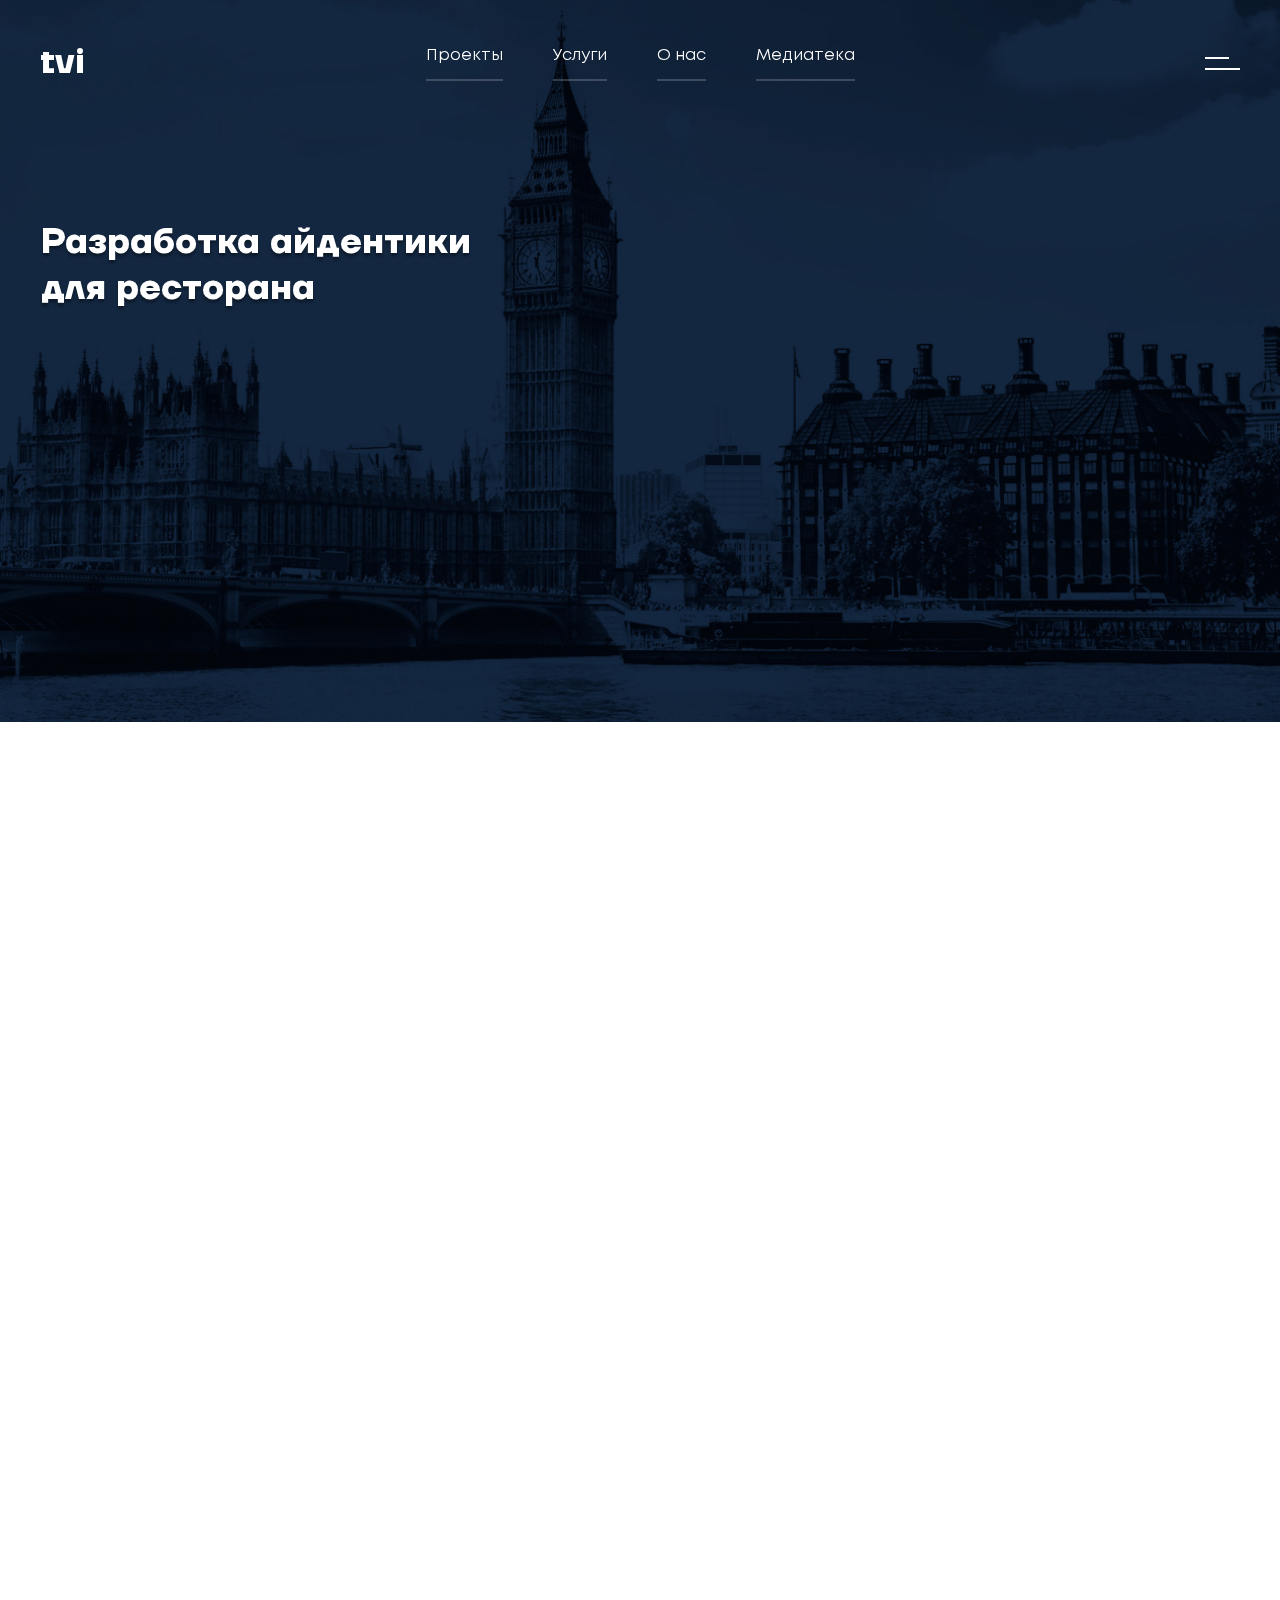
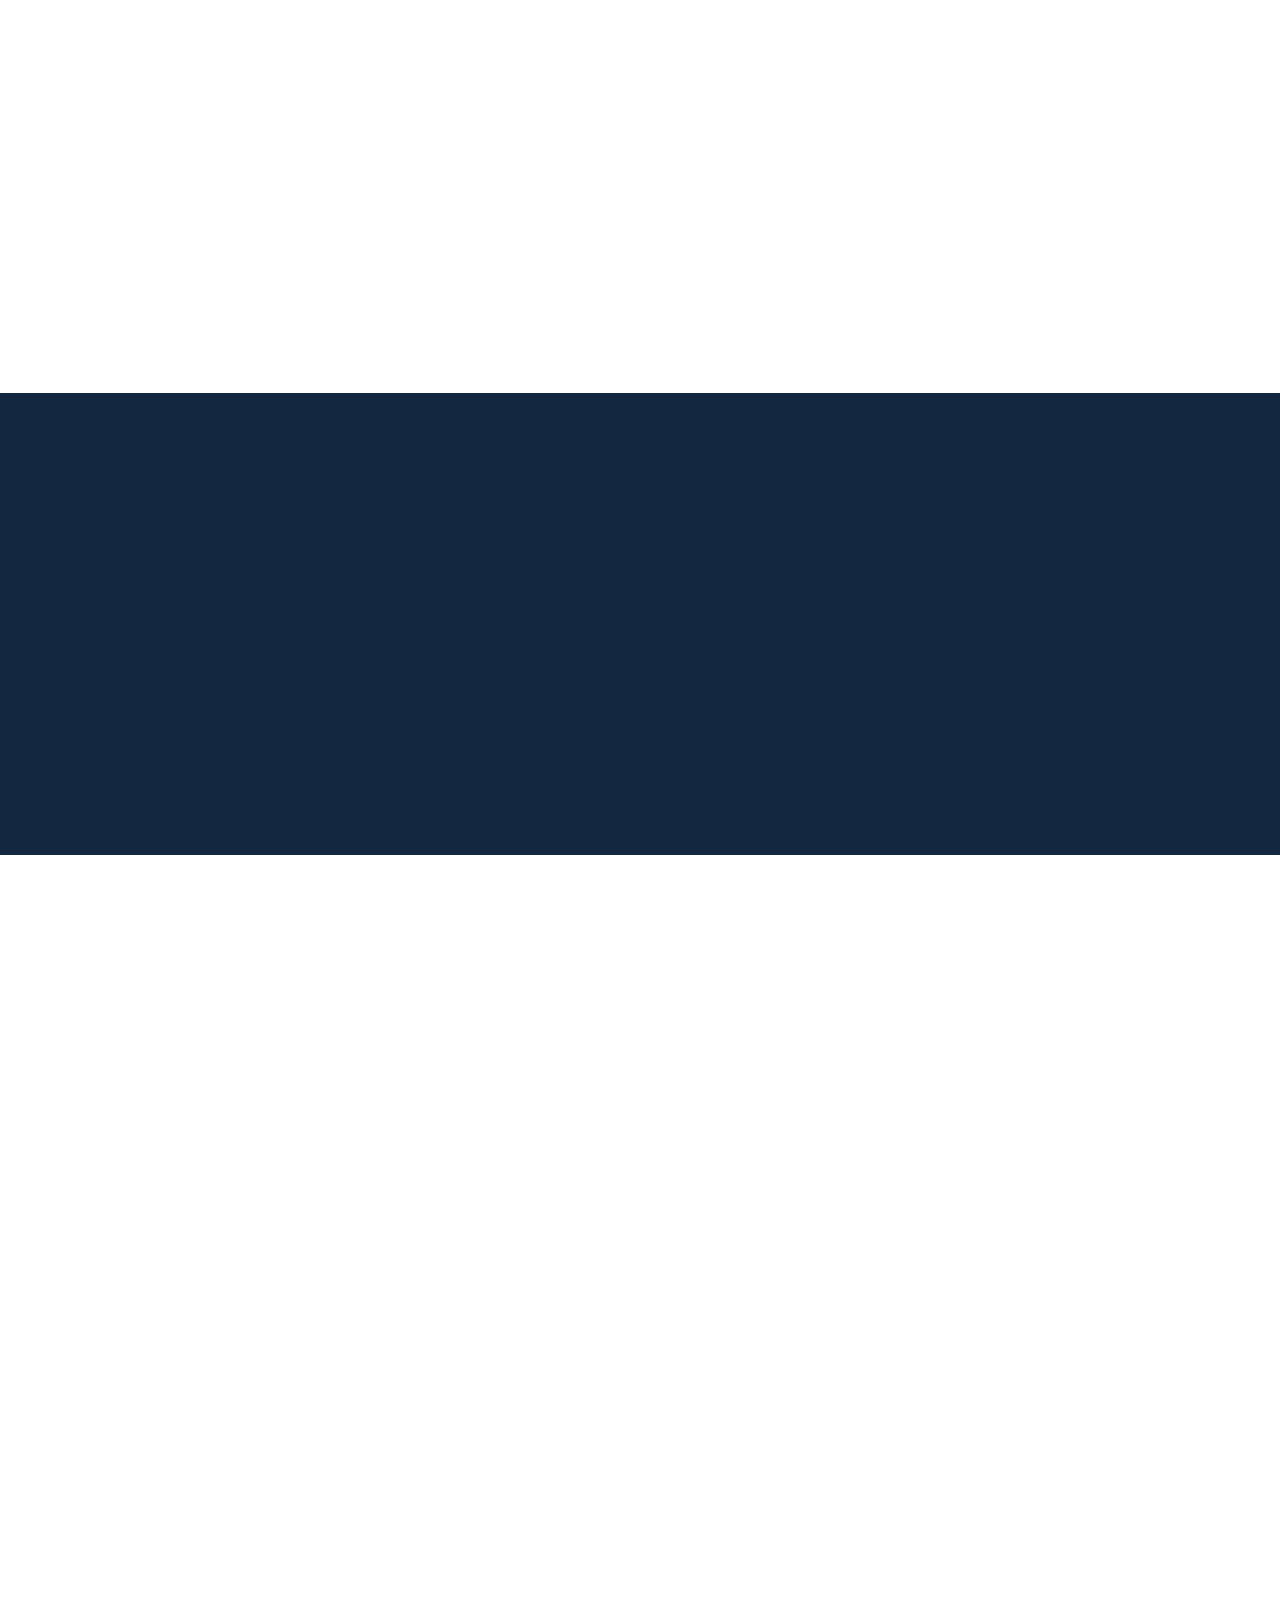
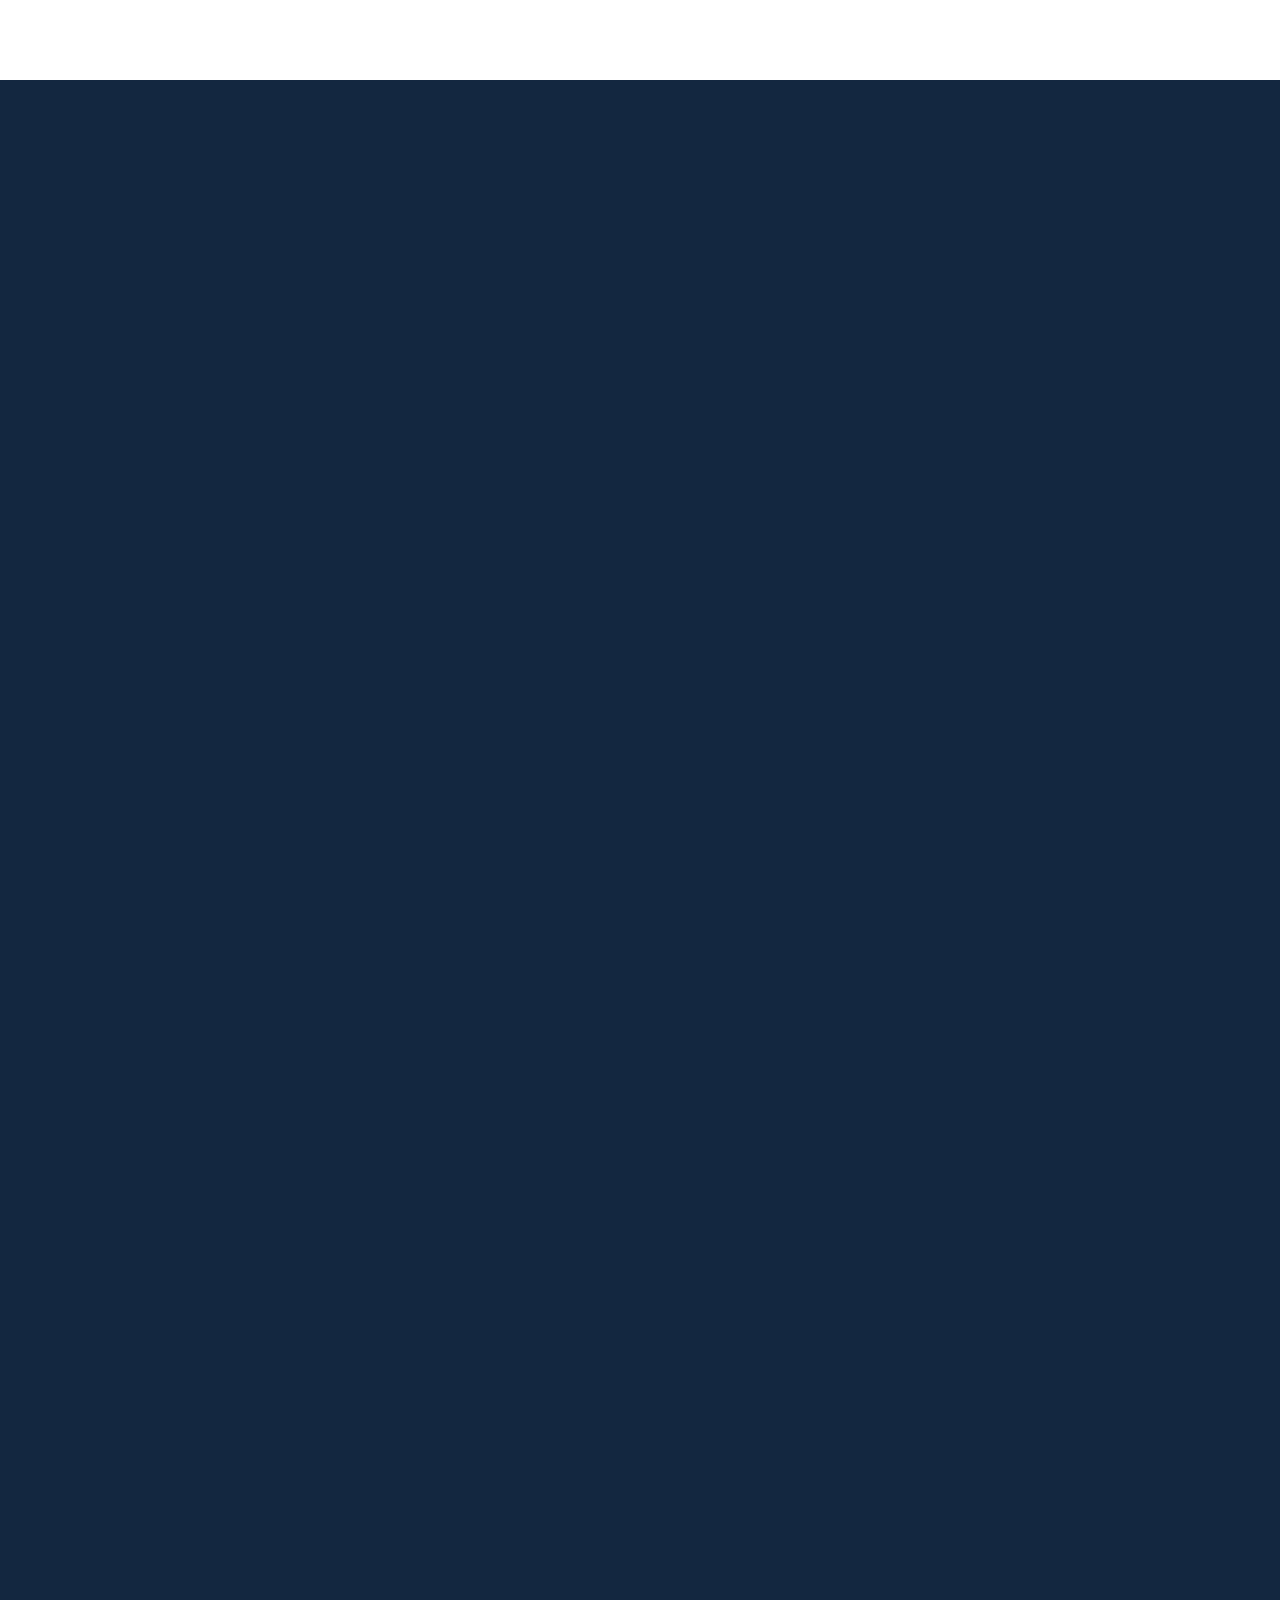
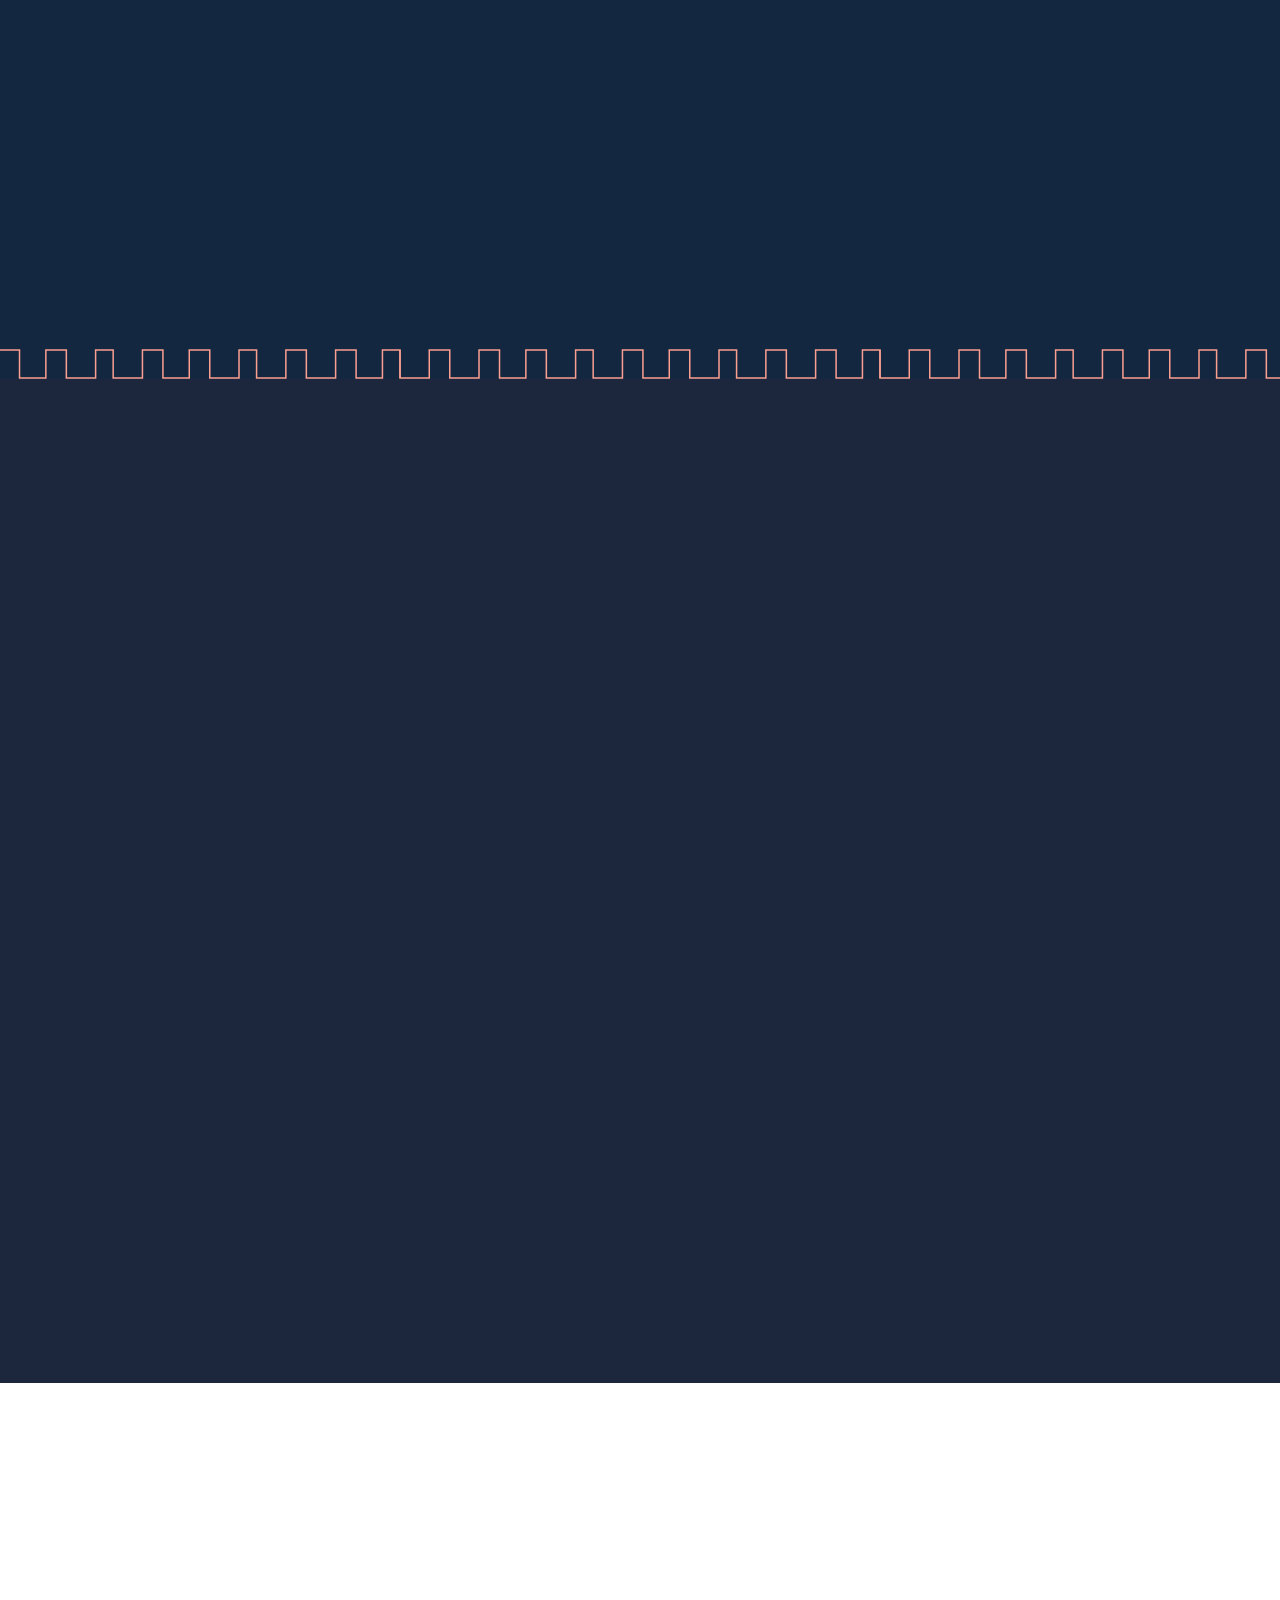
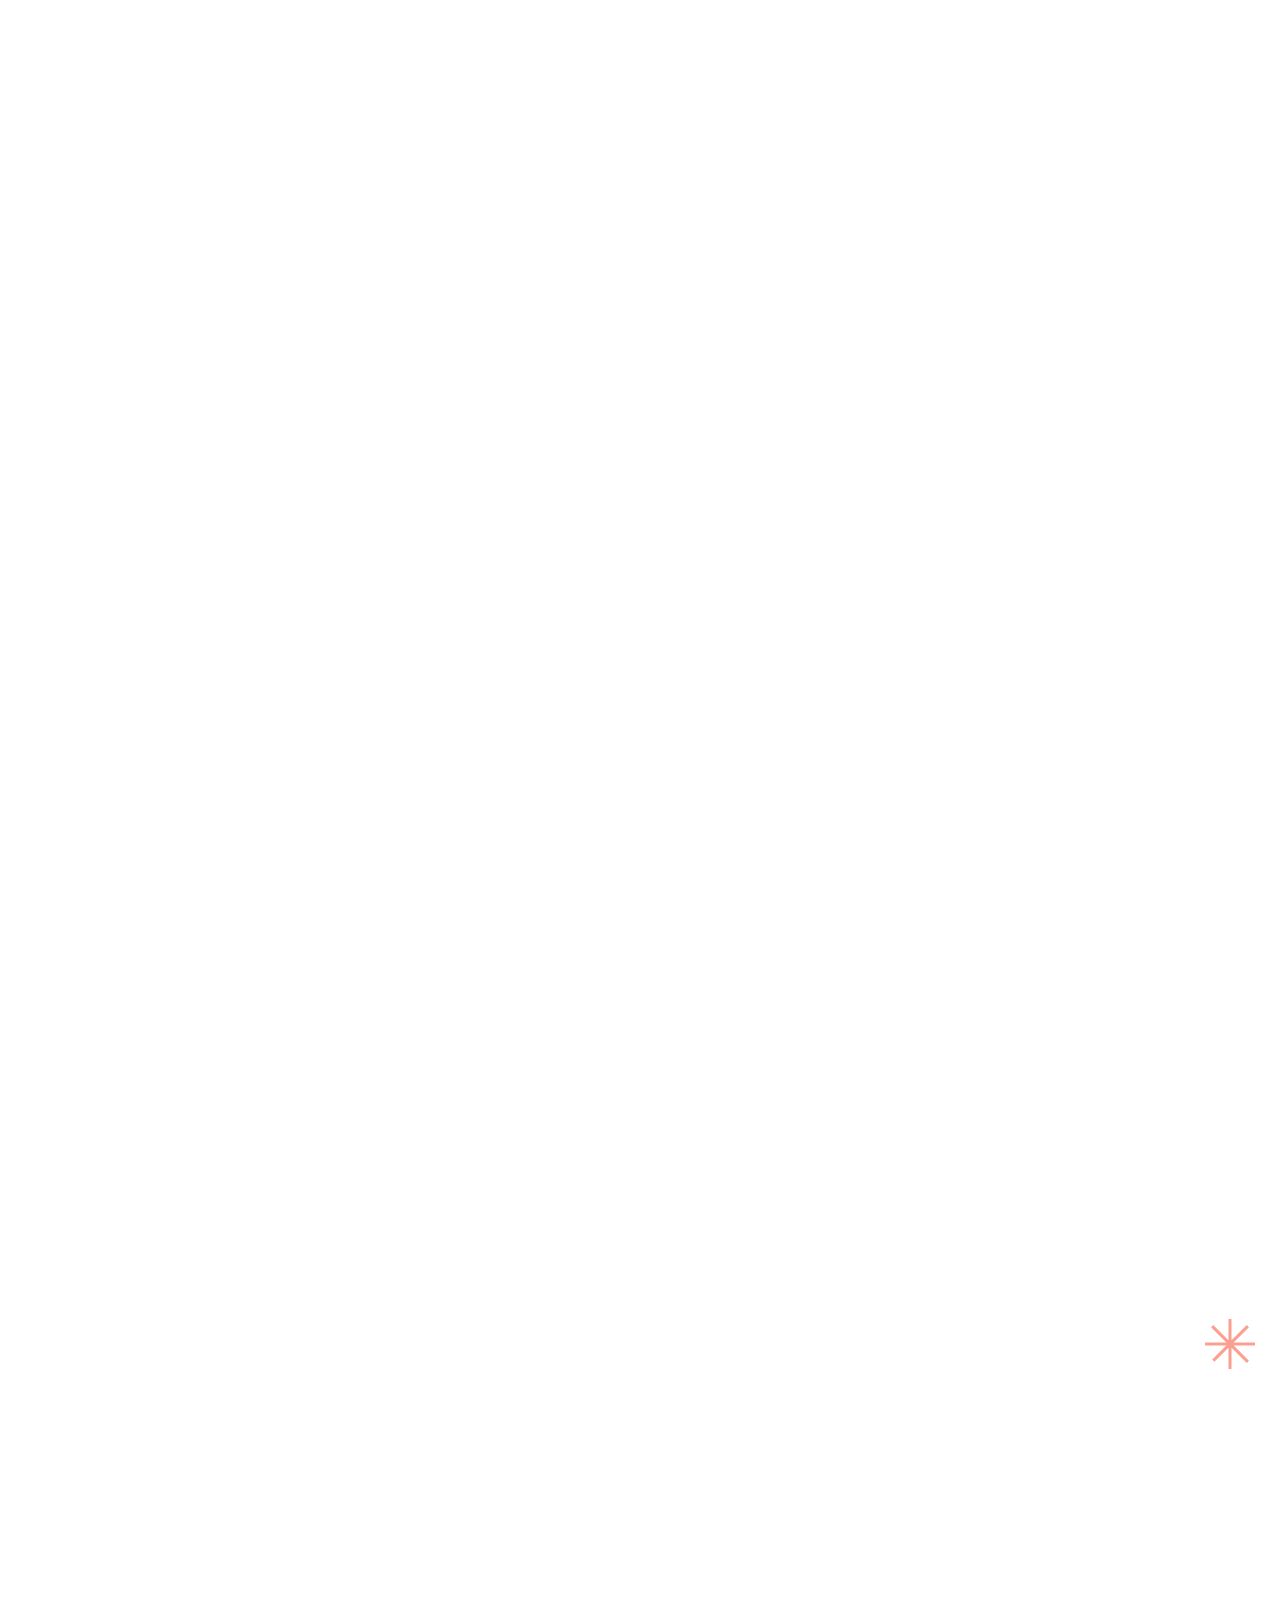
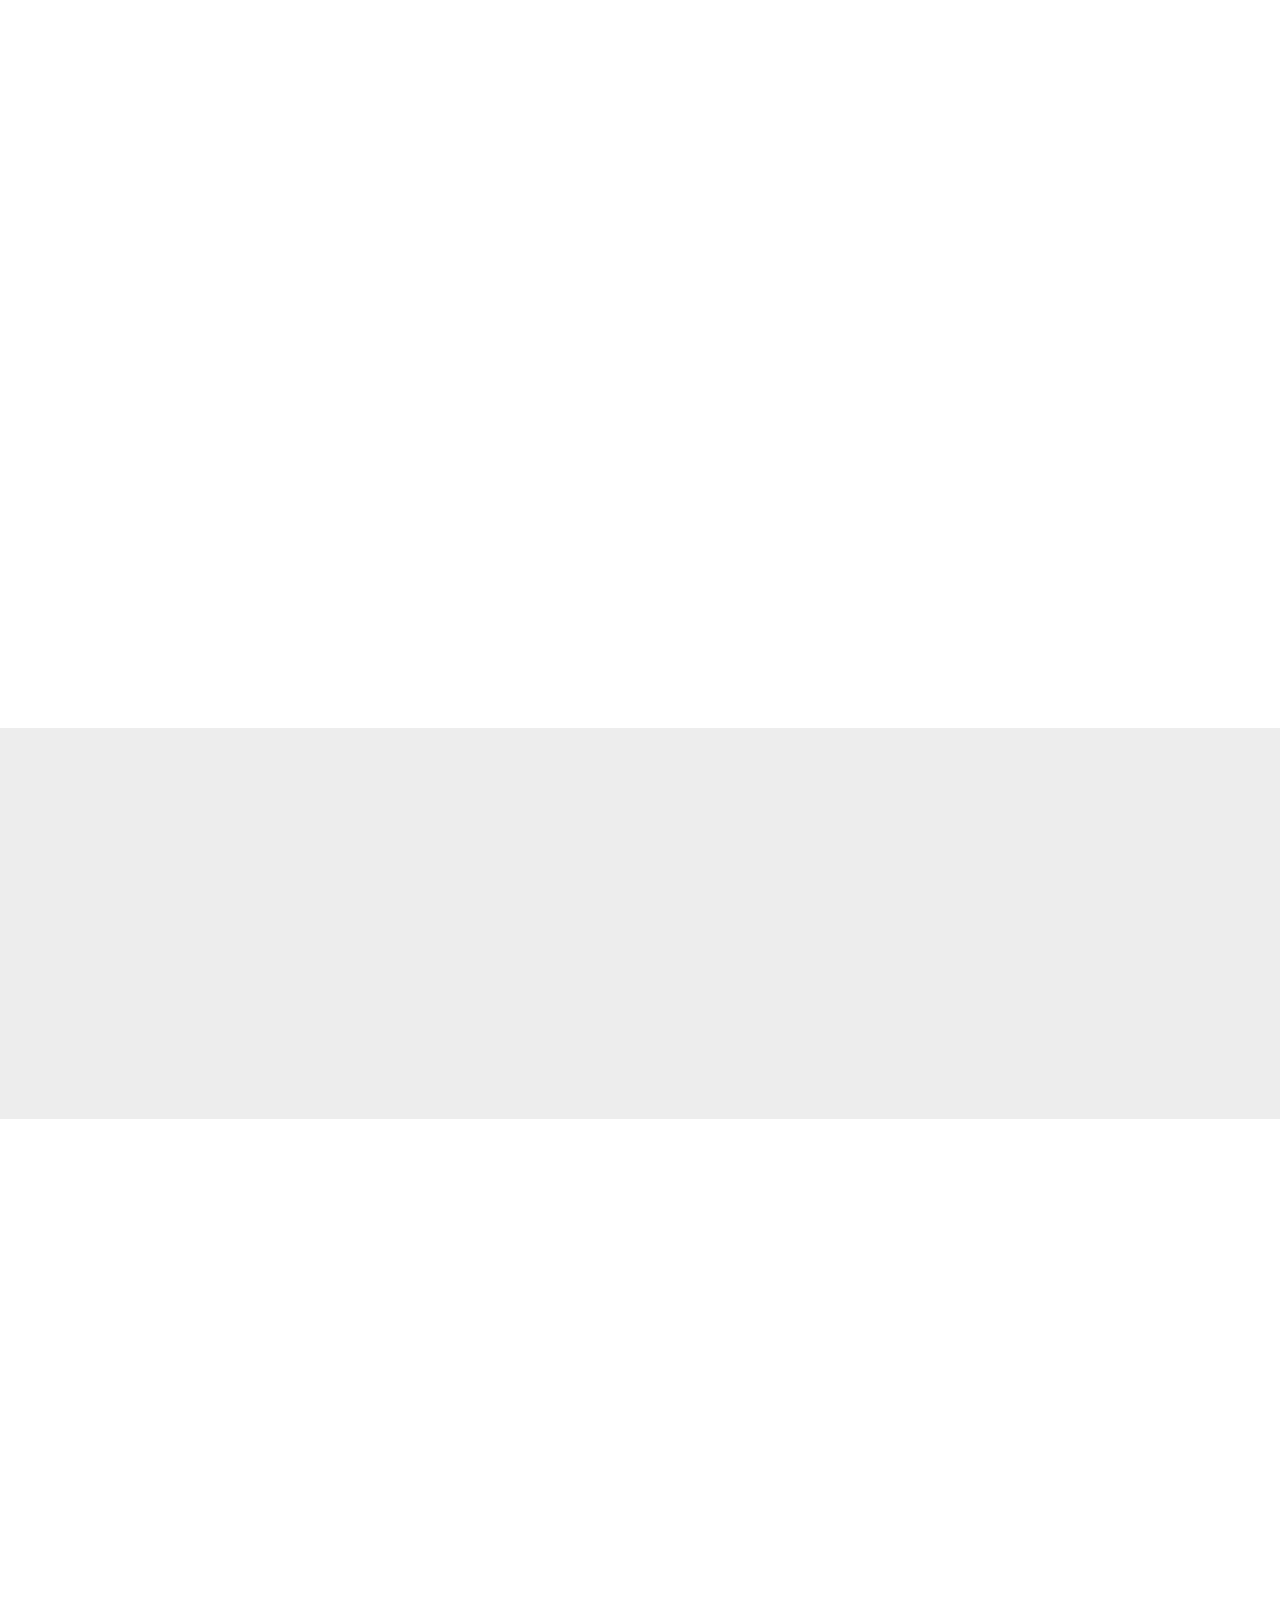
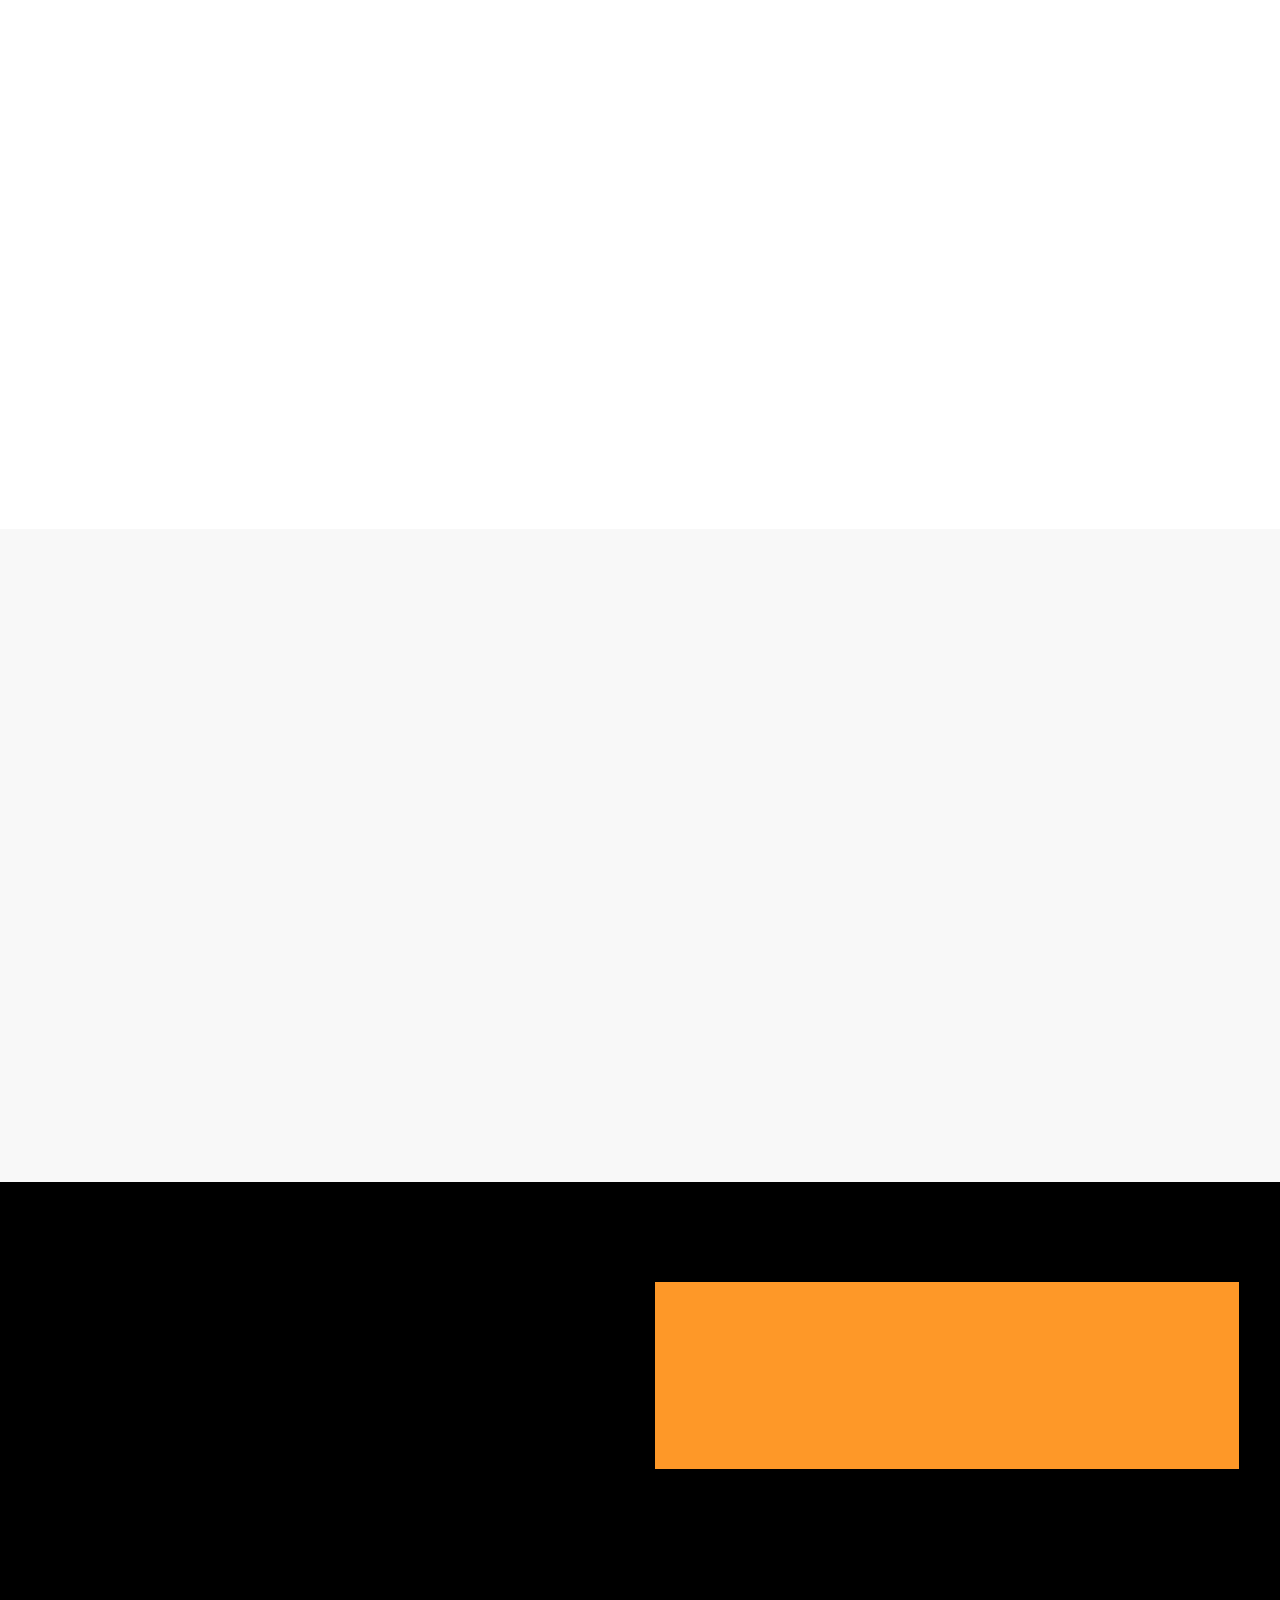
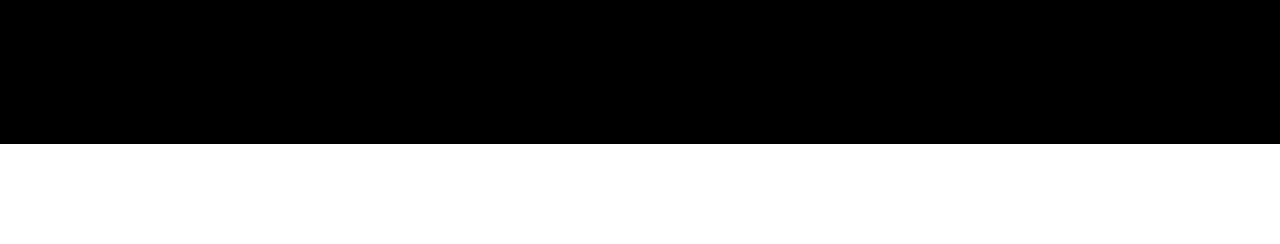
<file: architecture.html>
<!doctype html>
<html lang="ru">

<head>
  <!-- Required meta tags -->
  <meta charset="utf-8">
  <meta http-equiv="x-ua-compatible" content="ie=edge">
  <meta name="viewport" content="width=device-width, initial-scale=1, shrink-to-fit=no">
  <meta name="robots" content="index, follow">
  <!-- MetaTags -->
  <meta name="description" content="Description of the page less than 150 characters">
  <meta name="keywords" content="KeyWords">
  <!-- OG tags -->
  <meta property="og:type" content="website">
  <meta property="og:url" content="https://example.com">
  <meta property="og:title" content="Content Title">
  <meta property="og:image" content="https://www.developmentlogics.com/wp-content/uploads/2017/07/4.jpg">
  <meta property="og:description" content="Description Here">
  <meta property="og:site_name" content="Site Name">
  <meta property="og:locale" content="ru_RU">
  <meta name="twitter:card" content="summary">
  <meta name="twitter:title" content="Site Name">
  <meta name="twitter:description" content="Description Here">
  <meta name="twitter:image" content="https://www.developmentlogics.com/wp-content/uploads/2017/07/4.jpg">
  <!-- Favivon -->
  <link rel="shortcut icon" href="/favicon.ico" type="image/x-icon">
  <link rel="icon" type="image/png" href="https://example.com/favicon.png">
  <!-- Apple Touch Icon -->
  <link rel="apple-touch-icon" href="/custom-icon.png">
  <!-- Styles CSS -->
  <link rel="stylesheet" href="css/libs.css">
  <link rel="stylesheet" href="css/style.css">
  <!-- Fonts and Icons-->
  <title>New Project</title>
</head>

<body>
  <!-- Header -->
  <header class="container-fluid header">
    <div class="container">
      <div class="row">
        <div class="col-xl-2 col-lg-2 col-md-4 col-4" data-aos="fade-up">
          <div class="header__logo">
            <a href="#"> tvi </a>
          </div>
        </div>
        <div class="col-xl-8 col-lg-8 d-lg-block d-none">
          <nav class="header__menu">
            <ul class="header__menu_list">
              <li class="header__menu_item" data-aos="fade-up"><a href="#">Проекты</a></li>
              <li class="header__menu_item" data-aos="fade-up"><a href="#">Услуги</a></li>
              <li class="header__menu_item" data-aos="fade-up"><a href="#">О нас</a></li>
              <li class="header__menu_item" data-aos="fade-up"><a href="#">Медиатека</a></li>
            </ul>
          </nav>
        </div>
        <div class="col-xl-2 col-lg-2 col-md-8 col-8 d-flex align-items-center justify-content-end">
          <div class="header__controls">
            <div class="header__burger" data-aos="fade-up">
              <button class="js-menu-open">
                <div class="hamburger_menu">
                  <div class="hamburger_menu_line hamburger_menu_line_top"></div>
                  <div class="hamburger_menu_line hamburger_menu_line_bottom"></div>
                </div>
              </button>
            </div>
          </div>
        </div>
      </div>
    </div>
  </header>
  <nav class="header__navmenu js-menu">
    <div class="container header__navmenu_block">
      <div class="row">
        <div class="col-lg-6">
          <a href="#" class="header__navmenu_title">Услуги</a>
          <ul class="header__navmenu_list">
            <li><a href="#">Ссылка</a></li>
            <li><a href="#">Ссылка</a></li>
            <li><a href="#">Ссылка</a></li>
          </ul>
        </div>
        <div class="col-lg-6">
          <a href="#" class="header__navmenu_title">О нас</a>
          <ul class="header__navmenu_list">
            <li><a href="#">Ссылка</a></li>
            <li><a href="#">Ссылка</a></li>
            <li><a href="#">Ссылка</a></li>
          </ul>
        </div>
      </div>
    </div>
  </nav>
  <!-- Main -->
  <main class="container-fluid p-0">
    <!-- First Layout -->
    <section class="container-fluid first-layout">
      <div class="container px-0 px-md-3">
        <div class="first-layout__title" data-aos="fade-up" data-aos-delay="250">
          <h1>Разработка айдентики <br> для ресторана</h1>
        </div>
        <div class="first-layout__video">
          <img src="img/images/architecture-first.jpg" alt="">
        </div>
        <!-- <video onloadeddata="this.play();" class="first-layout__video" autoplay muted loop>
          <source src="img/video/header-1.mp4" type="video/mp4"> Your browser does not support HTML5 video. </video> -->
      </div>
    </section>
    <!-- Content -->
    <section class="container-fluid px-0 architecture block-spacing">
      <div class="container architecture__about">
        <div class="row">
          <div class="col-lg-10" data-aos="fade-up">
            <p>Архитектура - ресторанный проект российских предпринимателей. Концепция ресторана это внедрение консруктивизма в процессы создания блюд. Шеф-повар - главная фигура, как человек, которому на кухне подвластно всё.</p>
          </div>
        </div>
        <img src="img/icons/star-2.svg" class="architecture__about_icon architecture__about_1" alt="Иконка" data-aos="fade-up">
        <img src="img/icons/star-3.svg" class="architecture__about_icon architecture__about_2" alt="Иконка" data-aos="fade-up">
        <img src="img/icons/star-3.svg" class="architecture__about_icon architecture__about_3" alt="Иконка" data-aos="fade-up">
        <img src="img/icons/star-2.svg" class="architecture__about_icon architecture__about_4" alt="Иконка" data-aos="fade-up">
        <img src="img/icons/star-3.svg" class="architecture__about_icon architecture__about_5" alt="Иконка" data-aos="fade-up">
        <img src="img/icons/star-1.svg" class="architecture__about_icon architecture__about_6" alt="Иконка" data-aos="fade-up">
      </div>
      <div class="container-fluid px-0 architecture__about_logo" data-aos="fade-up">
        <img src="img/images/archtecture/company-img.jpg" alt="Изображения">
      </div>
      <div class="container-fluid architecture__about_dark-blue">
        <div class="container" data-aos="fade-up">
          <p class="architecture__about_dark-blue_text">Айдентика нового бренда должна была соответсвовать двум главным критериям. Во-первых, дизайн должен быть не подвластен времени, значит не отквечать кратко- срочным трендам. Во-вторых, требовалась прямая графическая связь с неймингом и философией бренда.</p>
        </div>
      </div>
      <div class="container-fluid px-0 architecture__slider architecture__slider-1">
        <!-- Swiper -->
        <div class="swiper-container">
          <div class="swiper-wrapper">
            <div class="swiper-slide" data-aos="fade-up">
              <img src="img/images/archtecture/gallery/1.jpg" alt="Изображения">
            </div>
            <div class="swiper-slide" data-aos="fade-up">
              <img src="img/images/archtecture/gallery/2.jpg" alt="Изображения">
            </div>
            <div class="swiper-slide" data-aos="fade-up">
              <img src="img/images/archtecture/gallery/3.jpg" alt="Изображения">
            </div>
          </div>
        </div>
        <!-- Add Arrows -->
        <div class="architecture__slider_arrow" data-aos="fade-up">
          <div class="architecture__slider_arrow_block">
            <div class="swiper-button-prev"></div>
            <div class="swiper-button-next"></div>
          </div>
        </div>
      </div>
      <div class="container-fluid px-0 architecture__about_dark-blue pb-0">
        <div class="container">
          <div class="row">
            <div class="col-lg-10">
              <p data-aos="fade-up">В поисках решения мы рассматривали множество вариантов, но самым удачным стал и самый легкий варинт.</p>
              <p data-aos="fade-up">В основу концепции легла линия, как метаформа главного инструмента архитектора. Чертежи, генпланы, границы территорий - всё начинается с линии. История нового бренда не исключение.</p>
              <img src="img/icons/circle.svg" class="architecture__about_icon architecture__about_dark-blue_1" alt="Иконка" data-aos="fade-up">
            </div>
            <div class="col-lg-12 my-5">
              <img src="img/images/archtecture/about-1.jpg" class="architecture__about_dark-blue_img" alt="Изображения" data-aos="fade-up">
              <img src="img/icons/circle.svg" class="architecture__about_icon architecture__about_dark-blue_2" alt="Иконка" data-aos="fade-up">
            </div>
          </div>
        </div>
        <div class="container-fluid px-0 position-relative architecture__about_dark-blue_bottom">
          <img src="img/icons/circle.svg" class="architecture__about_icon architecture__about_dark-blue_3" alt="Иконка" data-aos="fade-up">
          <img src="img/images/archtecture/line-left.svg" class="architecture__about_icon architecture__about_dark-blue_left" alt="Иконка" data-aos="fade-up">
          <img src="img/images/archtecture/line-right.svg" class="architecture__about_icon architecture__about_dark-blue_right" alt="Иконка" data-aos="fade-up">
          <div class="container architecture__about_dark-blue_padding">
            <div class="row">
              <div class="col-lg-8 offset-lg-2" data-aos="fade-up">
                <p>Определяющим фактором при выборе концепции стали иллюстрации, отражающие в своей простоте всю логику проекта и будущую креативную платформу бренда</p>
              </div>
            </div>
          </div>
        </div>
        <div class="container-fluid px-0 architecture__about_dark-blue_darker">
          <div class="container" data-aos="fade-up">
            <img src="img/images/archtecture/about-2.jpg" alt="Изображения">
          </div>
        </div>
      </div>
      <div class="container-fluid px-0 architecture__slider architecture__slider-2">
        <!-- Swiper -->
        <div class="swiper-container">
          <div class="swiper-wrapper">
            <div class="swiper-slide" data-aos="fade-up">
              <img src="img/images/archtecture/gallery/4.jpg" alt="Изображения">
            </div>
            <div class="swiper-slide" data-aos="fade-up">
              <img src="img/images/archtecture/gallery/5.jpg" alt="Изображения">
            </div>
            <div class="swiper-slide" data-aos="fade-up">
              <img src="img/images/archtecture/gallery/6.jpg" alt="Изображения">
            </div>
          </div>
        </div>
        <!-- Add Arrows -->
        <div class="architecture__slider_arrow" data-aos="fade-up">
          <div class="architecture__slider_arrow_block">
            <div class="swiper-button-prev"></div>
            <div class="swiper-button-next"></div>
          </div>
        </div>
      </div>
      <div class="container block-spacing">
        <div class="row">
          <div class="col-12 mb-0 mb-md-5 pb-5">
            <p class="architecture__about_dark-blue_text-2" data-aos="fade-up">Особенность визуальной коммуникации “Архитектуры” в том, что она должна работать на самых разных носителях.</p>
            <img src="img/icons/star-2.svg" class="architecture__about_icon architecture__about-last_1" alt="Иконка" data-aos="fade-up">
            <img src="img/icons/star-3.svg" class="architecture__about_icon architecture__about-last_2" alt="Иконка" data-aos="fade-up">
            <img src="img/icons/star-3.svg" class="architecture__about_icon architecture__about-last_3" alt="Иконка" data-aos="fade-up">
          </div>
          <div class="col-lg-10 mt-5 mb-5">
            <p data-aos="fade-up">Сегмент HoReCa являюестя одним из самых насыщенных сегментов точками контактов с потенциальным пользователем.</p>
            <p data-aos="fade-up">Поэтому мы, с создания самой первой линии старались придерживаться максимально простых образов и элементов, из которых будущая маркеитинговая команда клиента сможет легко создавать новые макеты на любой случай.</p>
            <img src="img/icons/star-2.svg" class="architecture__about_icon architecture__about-last_4" alt="Иконка" data-aos="fade-up">
            <img src="img/icons/star-3.svg" class="architecture__about_icon architecture__about-last_5" alt="Иконка" data-aos="fade-up">
            <img src="img/icons/star-3.svg" class="architecture__about_icon architecture__about-last_6" alt="Иконка" data-aos="fade-up">
          </div>
          <div class="col-12">
            <img src="img/icons/star-1.svg" class="architecture__about_icon architecture__about-last_7" alt="Иконка">
          </div>
        </div>
      </div>
      <div class="container-fluid px-0" data-aos="fade-up">
        <img src="img/images/archtecture/about-3.jpg" class="architecture__img" alt="Изображения">
      </div>
      <div class="container-fluid px-0 architecture__about_light-grey">
        <div class="container" data-aos="fade-up">
          <p class="text-center mb-0">Следующим этапом нам предстояло <br> придумать стиль подачи продукта.</p>
        </div>
      </div>
      <div class="container-fluid px-0" data-aos="fade-up">
        <img src="img/images/archtecture/about-last.jpg" class="architecture__img" alt="Изображения">
      </div>
    </section>
    <!-- Other Cases -->
    <section class="container-fluid block-spacing other-cases px-0 bg-grey">
      <div class="container">
        <h2 class="other-cases__title" data-aos="fade-up">Другие кейсы</h2>
        <!-- Swiper -->
        <div class="swiper-container">
          <div class="swiper-wrapper">
            <div class="swiper-slide" data-aos="fade-up">
              <a href="#" class="other-cases__card">
                <div class="other-cases__card_img">
                  <img src="img/slider/others-1.jpg" alt="Изображения">
                </div>
                <h3 class="other-cases__card_title">Пивоваренный завод “Хадыженское”</h3>
                <p class="other-cases__card_content">Какой-то текст про кейс, но более мелким шрифтом</p>
              </a>
            </div>
            <div class="swiper-slide" data-aos="fade-up">
              <a href="#" class="other-cases__card">
                <div class="other-cases__card_img">
                  <img src="img/slider/others-2.jpg" alt="Изображения">
                </div>
                <h3 class="other-cases__card_title">Пивоваренный завод “Хадыженское”</h3>
                <p class="other-cases__card_content">Какой-то текст про кейс, но более мелким шрифтом</p>
              </a>
            </div>
            <div class="swiper-slide" data-aos="fade-up">
              <a href="#" class="other-cases__card">
                <div class="other-cases__card_img">
                  <img src="img/slider/others-3.jpg" alt="Изображения">
                </div>
                <h3 class="other-cases__card_title">Пивоваренный завод “Хадыженское”</h3>
                <p class="other-cases__card_content">Какой-то текст про кейс, но более мелким шрифтом</p>
              </a>
            </div>
            <div class="swiper-slide" data-aos="fade-up">
              <a href="#" class="other-cases__card">
                <div class="other-cases__card_img">
                  <img src="img/slider/others-1.jpg" alt="Изображения">
                </div>
                <h3 class="other-cases__card_title">Пивоваренный завод “Хадыженское”</h3>
                <p class="other-cases__card_content">Какой-то текст про кейс, но более мелким шрифтом</p>
              </a>
            </div>
          </div>
        </div>
      </div>
    </section>
  </main>
  <!-- Footer -->
  <footer class="container-fluid footer footer-dark">
    <div class="container px-0 px-md-3">
      <div class="row">
        <div class="col-xl-6">
          <div class="row">
            <div class="col-xl-4 col-lg-4 col-md-6 col-6 mb-5">
              <div class="footer__links">
                <h3 class="footer__links_title" data-aos="fade-up">О нас</h3>
                <ul class="footer__links_list">
                  <li data-aos="fade-up">
                    <a href="#">Проекты</a>
                  </li>
                  <li data-aos="fade-up">
                    <a href="#">Услуги</a>
                  </li>
                  <li data-aos="fade-up">
                    <a href="#">Агентство</a>
                  </li>
                  <li data-aos="fade-up">
                    <a href="#">Мемлог</a>
                  </li>
                </ul>
              </div>
            </div>
            <div class="col-xl-4 col-lg-4 col-md-6 col-6 mb-5">
              <div class="footer__links">
                <h3 class="footer__links_title" data-aos="fade-up">Контакты</h3>
                <ul class="footer__links_list">
                  <li data-aos="fade-up">
                    <a href="#">info@tvi.agency</a>
                  </li>
                  <li data-aos="fade-up">
                    <a href="#">+7 800 240 40 55</a>
                  </li>
                </ul>
              </div>
            </div>
            <div class="col-xl-4 col-lg-4 col-md-12 mb-2">
              <div class="footer__links footer__social">
                <h3 class="footer__links_title" data-aos="fade-up">Соцсети</h3>
                <ul class="footer__links_list">
                  <li data-aos="fade-up">
                    <a href="#">instagram</a>
                  </li>
                  <li data-aos="fade-up">
                    <a href="#">facebook</a>
                  </li>
                  <li data-aos="fade-up">
                    <a href="#">telegram-канал</a>
                  </li>
                </ul>
              </div>
            </div>
          </div>
        </div>
        <div class="col-xl-6">
          <form class="footer__form" action="#">
            <div class="footer__form_title" data-aos="fade-up"> Подпишись на рассылку </div>
            <div class="footer__form_input" data-aos="fade-up">
              <label for="footer_name">Ваш email</label>
              <input id="footer_name" type="email">
              <button class="" type="submit">
                <img src="img/icons/slider-arrow-white.svg" alt="">
              </button>
            </div>
          </form>
        </div>
        <div class="col-12 d-flex justify-content-center" data-aos="fade-up">
          <p class="footer__copyright">Бандиты! Посещая наш сайт, вы даете согласие на обработку персональных данных и соглашаетесь с политикой конфиденциальности</p>
        </div>
      </div>
    </div>
  </footer>
  <!-- Scripts -->
  <script src="js/libs.min.js"></script>
  <script src="js/main.js"></script>
</body>

</html>
</file>
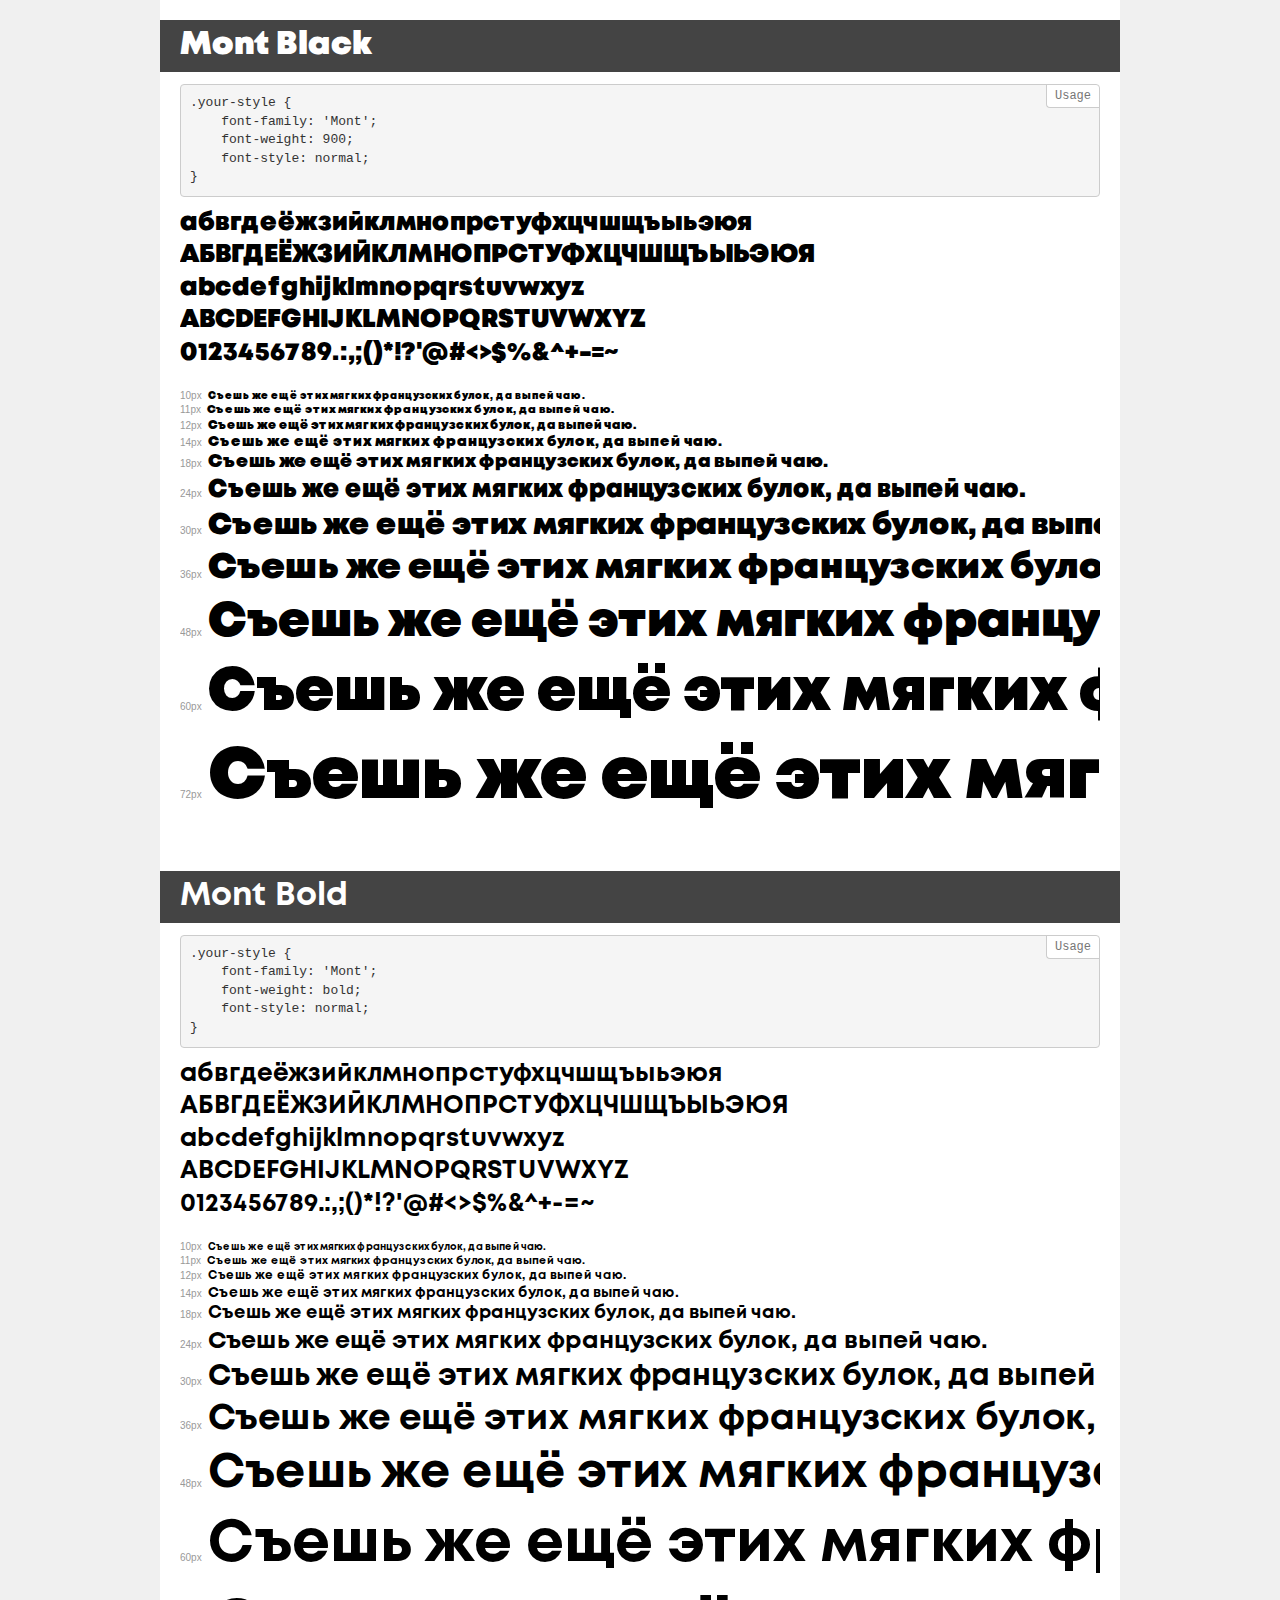
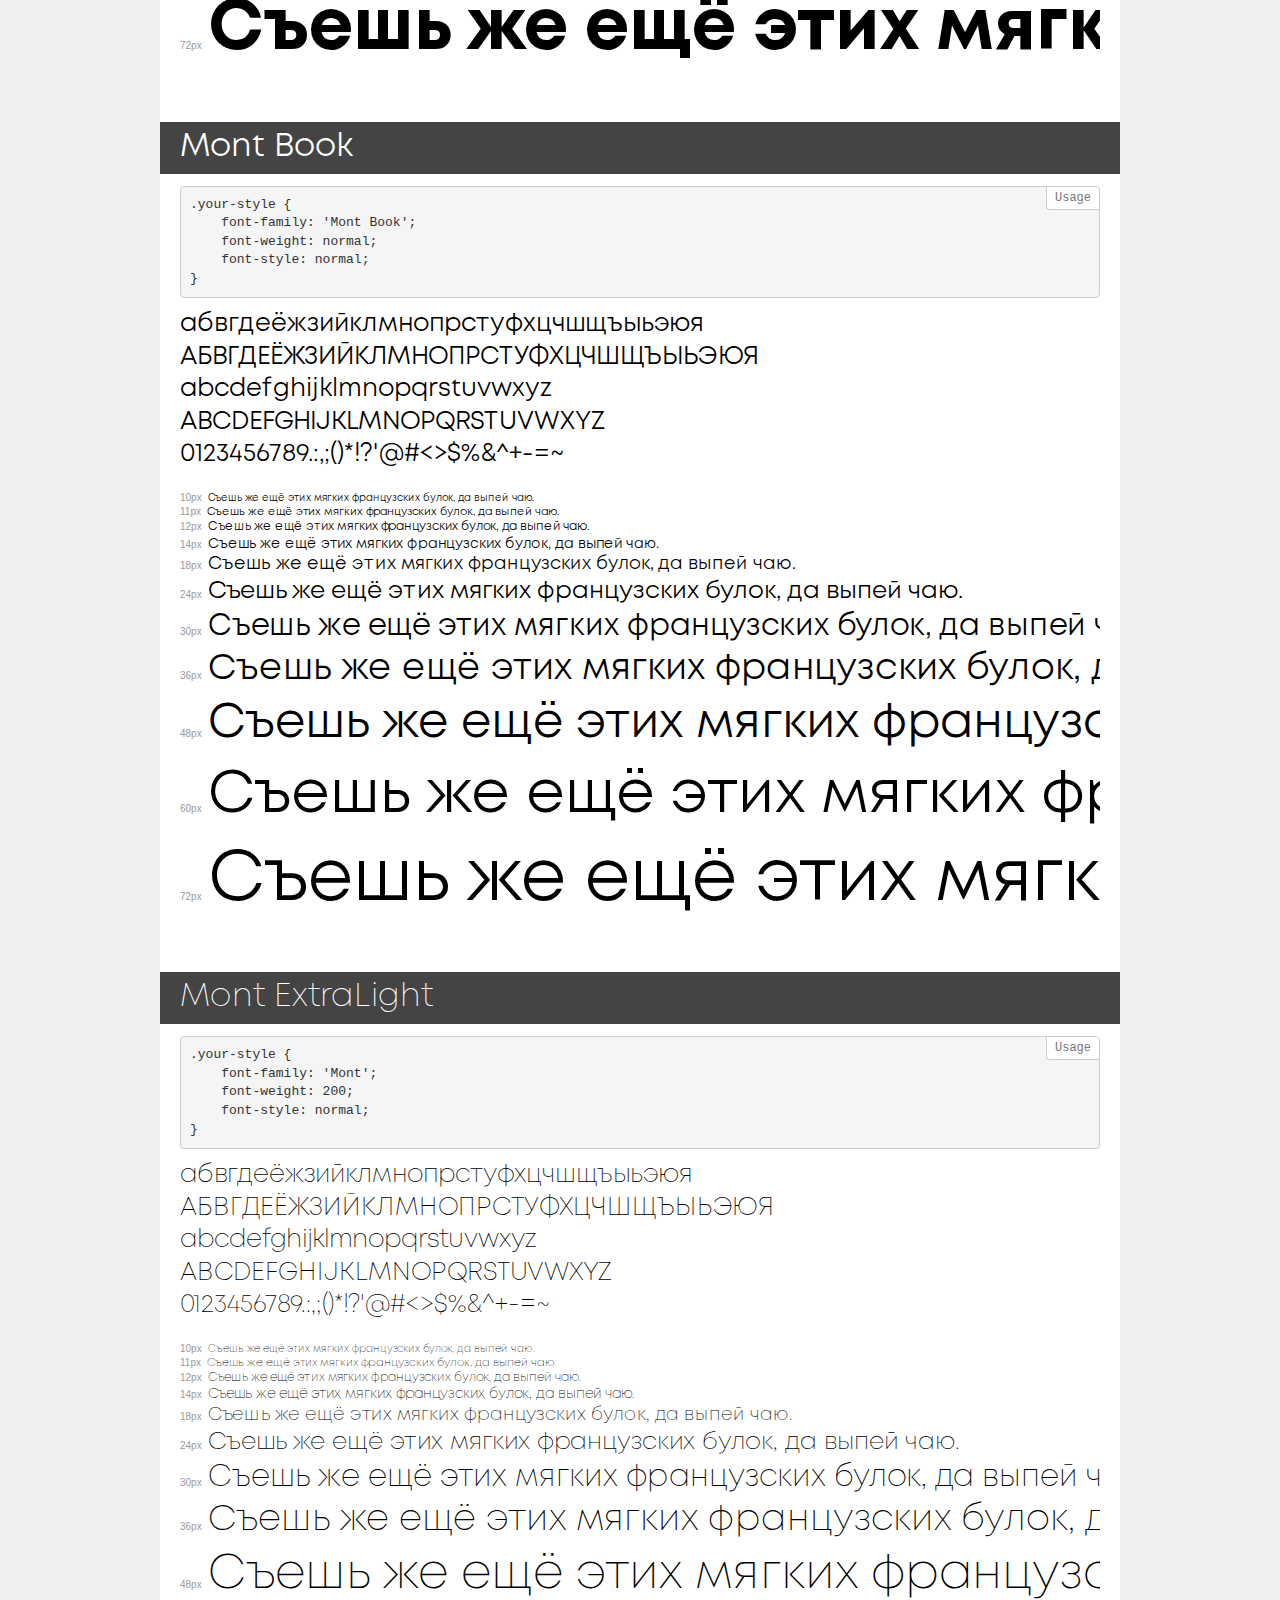
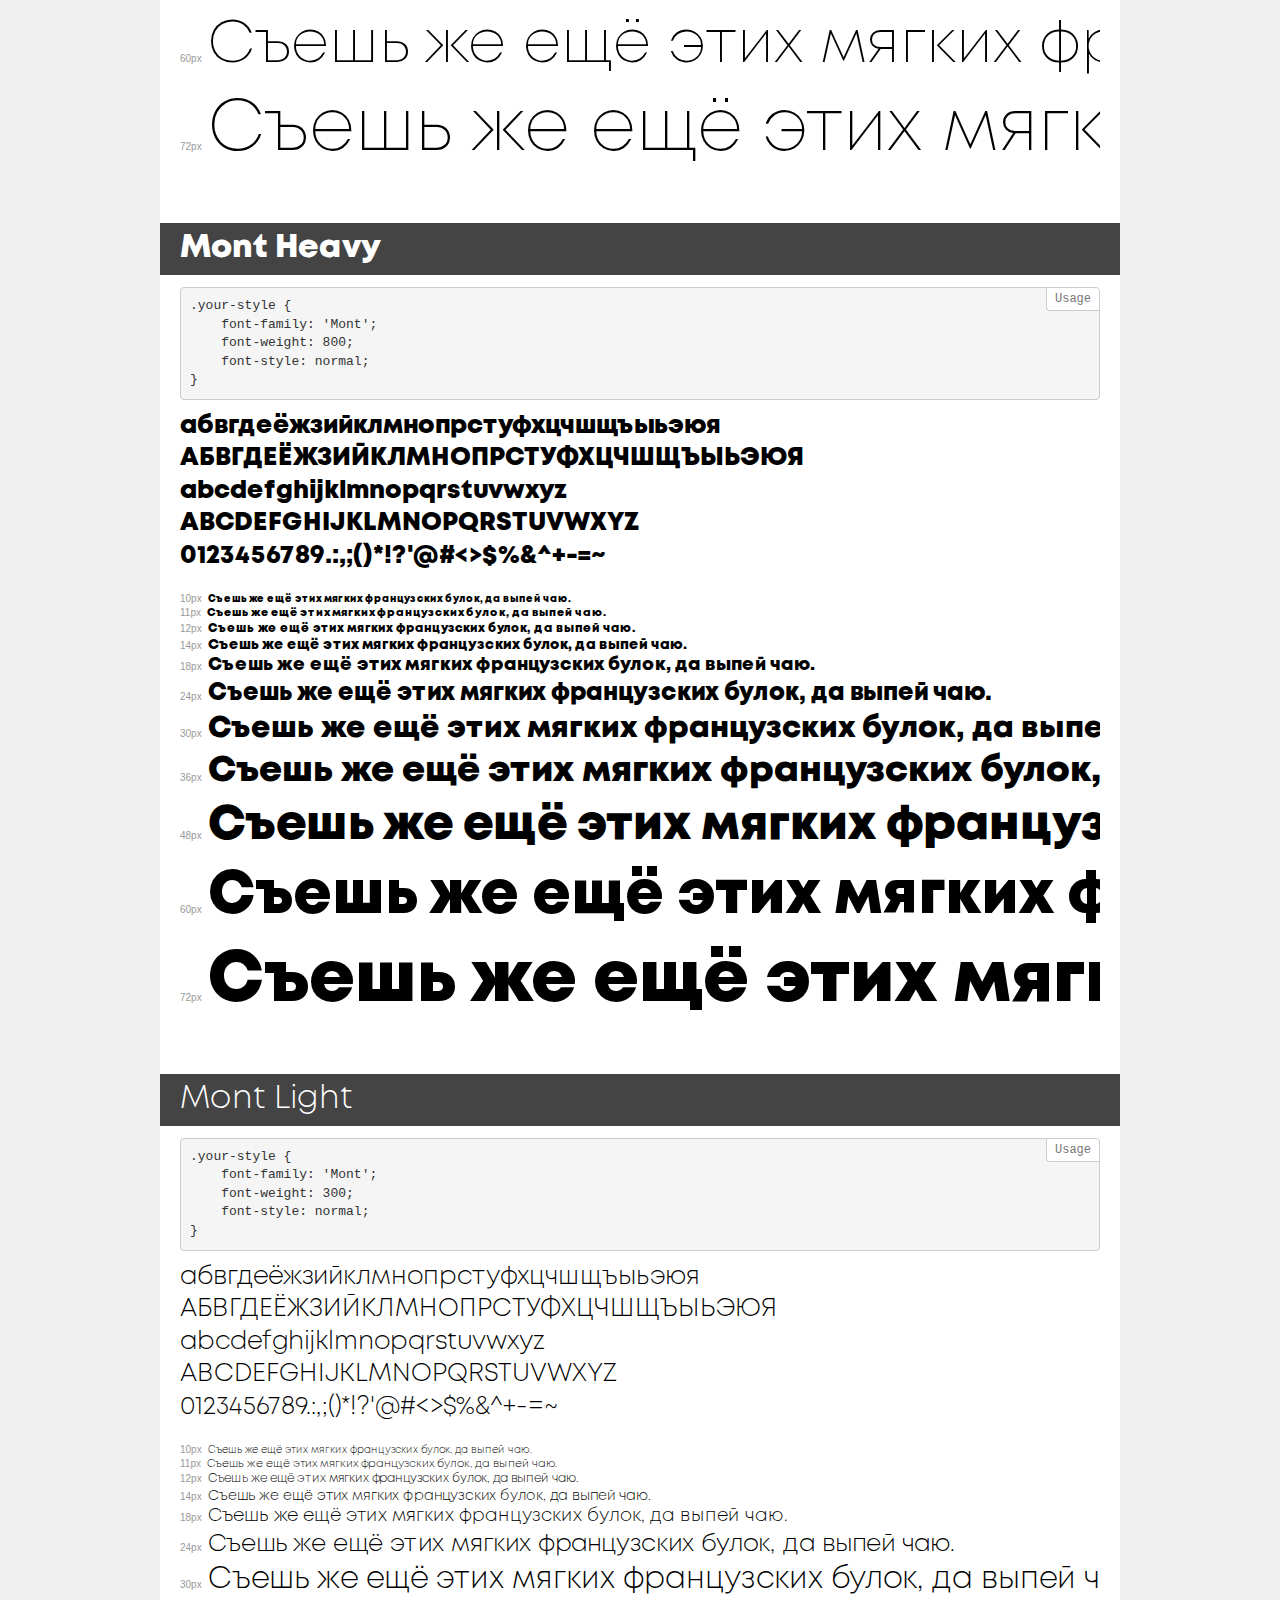
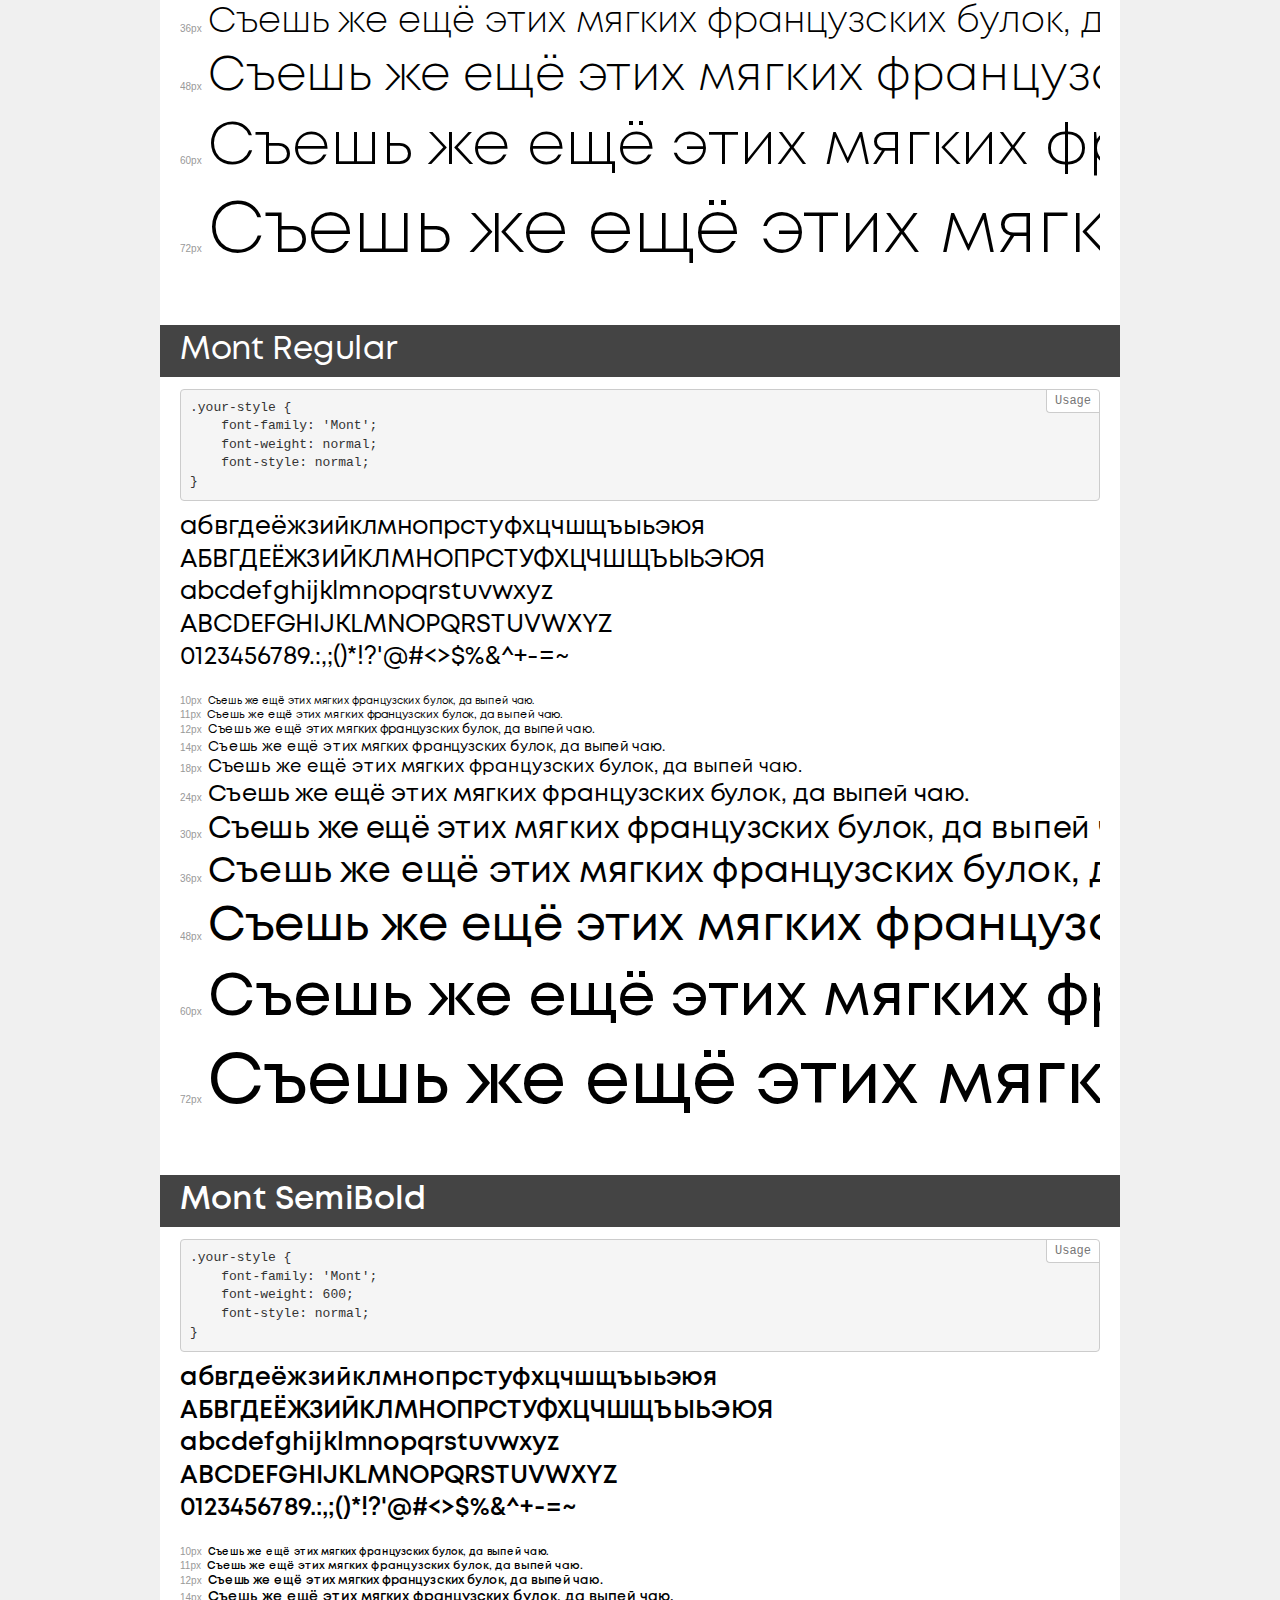
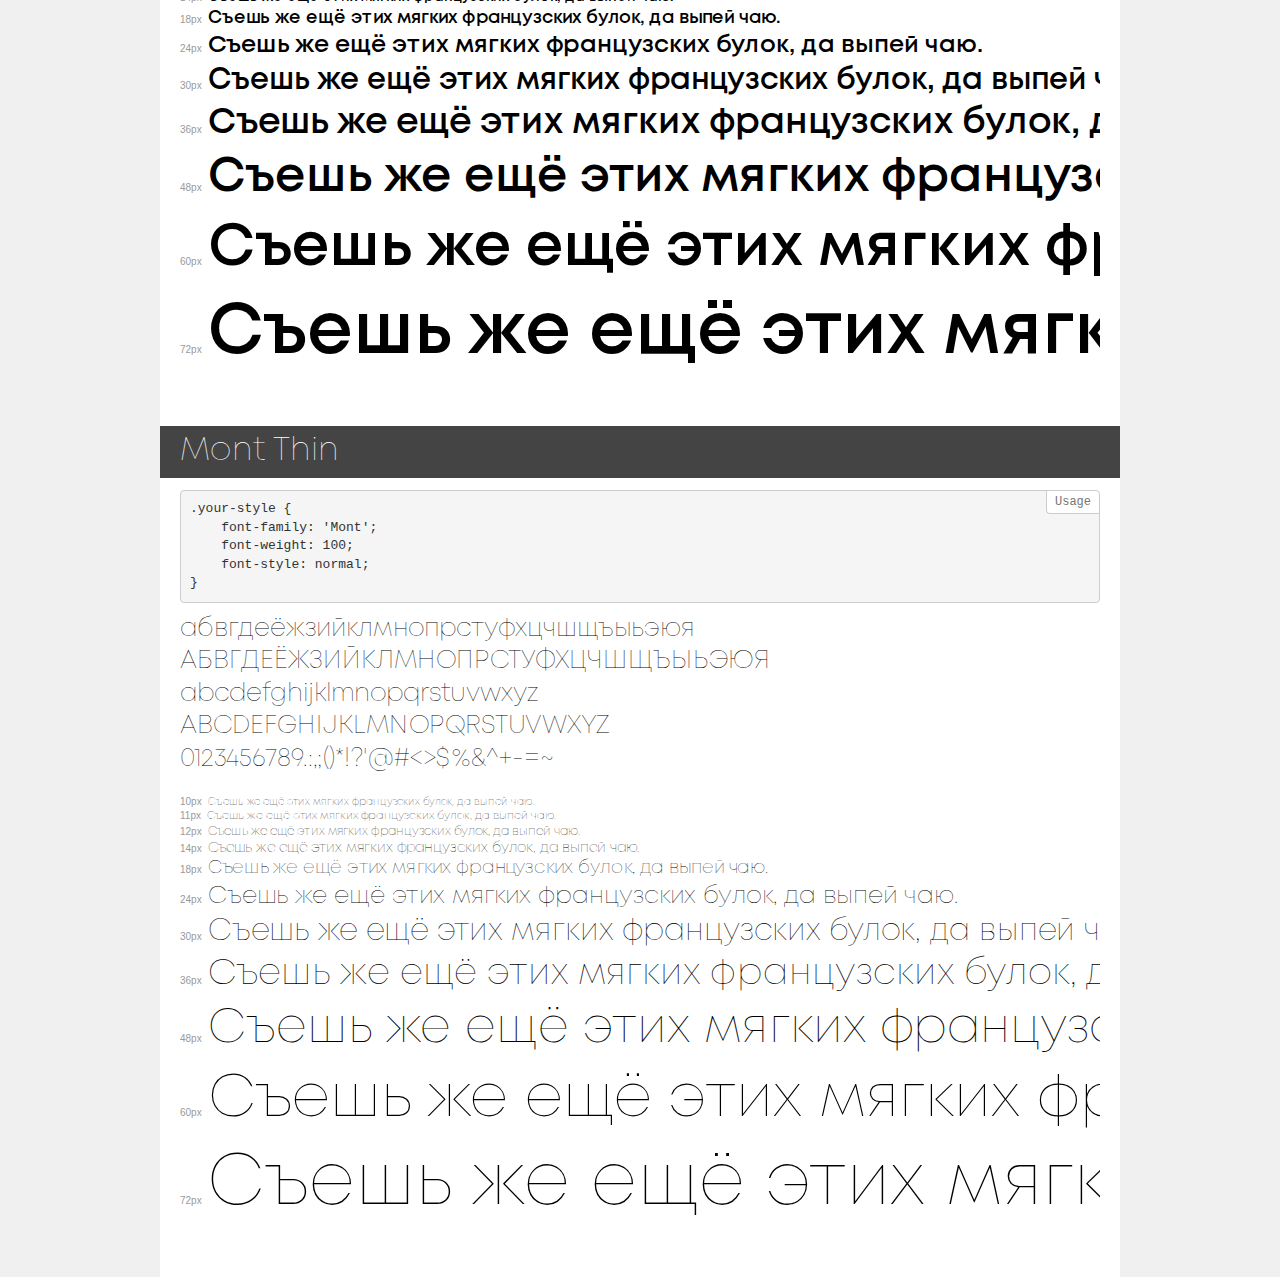
<file: fonts/Mont/demo.html>
<!DOCTYPE html>
<html lang="en">
<head>
    <meta charset="utf-8">
    <meta http-equiv="X-UA-Compatible" content="IE=edge">
    <meta name="viewport" content="width=device-width, initial-scale=1">
    <meta name="robots" content="noindex, noarchive">
    <meta name="format-detection" content="telephone=no">
    <title>Transfonter demo</title>
    <link href="stylesheet.css" rel="stylesheet">
    <style>
        /*
        http://meyerweb.com/eric/tools/css/reset/
        v2.0 | 20110126
        License: none (public domain)
        */
        html, body, div, span, applet, object, iframe,
        h1, h2, h3, h4, h5, h6, p, blockquote, pre,
        a, abbr, acronym, address, big, cite, code,
        del, dfn, em, img, ins, kbd, q, s, samp,
        small, strike, strong, sub, sup, tt, var,
        b, u, i, center,
        dl, dt, dd, ol, ul, li,
        fieldset, form, label, legend,
        table, caption, tbody, tfoot, thead, tr, th, td,
        article, aside, canvas, details, embed,
        figure, figcaption, footer, header, hgroup,
        menu, nav, output, ruby, section, summary,
        time, mark, audio, video {
            margin: 0;
            padding: 0;
            border: 0;
            font-size: 100%;
            font: inherit;
            vertical-align: baseline;
        }
        /* HTML5 display-role reset for older browsers */
        article, aside, details, figcaption, figure,
        footer, header, hgroup, menu, nav, section {
            display: block;
        }
        body {
            line-height: 1;
        }
        ol, ul {
            list-style: none;
        }
        blockquote, q {
            quotes: none;
        }
        blockquote:before, blockquote:after,
        q:before, q:after {
            content: '';
            content: none;
        }
        table {
            border-collapse: collapse;
            border-spacing: 0;
        }
        /* demo styles */
        body {
            background: #f0f0f0;
            color: #000;
        }
        .page {
            background: #fff;
            width: 920px;
            margin: 0 auto;
            padding: 20px 20px 0 20px;
            overflow: hidden;
        }
        .font-container {
            overflow-x: auto;
            overflow-y: hidden;
            margin-bottom: 40px;
            line-height: 1.3;
            white-space: nowrap;
            padding-bottom: 5px;
        }
        h1 {
            position: relative;
            background: #444;
            font-size: 32px;
            color: #fff;
            padding: 10px 20px;
            margin: 0 -20px 12px -20px;
        }
        .letters {
            font-size: 25px;
            margin-bottom: 20px;
        }
        .s10:before {
            content: '10px';
        }
        .s11:before {
            content: '11px';
        }
        .s12:before {
            content: '12px';
        }
        .s14:before {
            content: '14px';
        }
        .s18:before {
            content: '18px';
        }
        .s24:before {
            content: '24px';
        }
        .s30:before {
            content: '30px';
        }
        .s36:before {
            content: '36px';
        }
        .s48:before {
            content: '48px';
        }
        .s60:before {
            content: '60px';
        }
        .s72:before {
            content: '72px';
        }
        .s10:before, .s11:before, .s12:before, .s14:before,
        .s18:before, .s24:before, .s30:before, .s36:before,
        .s48:before, .s60:before, .s72:before {
            font-family: Arial, sans-serif;
            font-size: 10px;
            font-weight: normal;
            font-style: normal;
            color: #999;
            padding-right: 6px;
        }
        pre {
            display: block;
            position: relative;
            padding: 9px;
            margin: 0 0 10px;
            font-family: Monaco, Menlo, Consolas, "Courier New", monospace;
            font-size: 13px;
            line-height: 1.428571429;
            color: #333;
            font-weight: normal;
            font-style: normal;
            background-color: #f5f5f5;
            border: 1px solid #ccc;
            overflow-x: auto;
            border-radius: 4px;
        }
        pre:after {
            display: block;
            position: absolute;
            right: 0;
            top: 0;
            content: 'Usage';
            line-height: 1;
            padding: 5px 8px;
            font-size: 12px;
            color: #767676;
            background-color: #fff;
            border: 1px solid #ccc;
            border-right: none;
            border-top: none;
            border-radius: 0 4px 0 4px;
            z-index: 10;
        }
        /* responsive */
        @media (max-width: 959px) {
            .page {
                width: auto;
                margin: 0;
            }
        }
    </style>
</head>
<body>
<div class="page">
    <div class="demo">
        <h1 style="font-family: 'Mont'; font-weight: 900; font-style: normal;">Mont Black</h1>
        <pre>.your-style {
    font-family: 'Mont';
    font-weight: 900;
    font-style: normal;
}</pre>
        <div class="font-container" style="font-family: 'Mont'; font-weight: 900; font-style: normal;">
            <p class="letters">
                абвгдеёжзийклмнопрстуфхцчшщъыьэюя<br>
АБВГДЕЁЖЗИЙКЛМНОПРСТУФХЦЧШЩЪЫЬЭЮЯ<br>
abcdefghijklmnopqrstuvwxyz<br>
ABCDEFGHIJKLMNOPQRSTUVWXYZ<br>
                0123456789.:,;()*!?'@#<>$%&^+-=~
            </p>
            <p class="s10" style="font-size: 10px;">Съешь же ещё этих мягких французских булок, да выпей чаю.</p>
            <p class="s11" style="font-size: 11px;">Съешь же ещё этих мягких французских булок, да выпей чаю.</p>
            <p class="s12" style="font-size: 12px;">Съешь же ещё этих мягких французских булок, да выпей чаю.</p>
            <p class="s14" style="font-size: 14px;">Съешь же ещё этих мягких французских булок, да выпей чаю.</p>
            <p class="s18" style="font-size: 18px;">Съешь же ещё этих мягких французских булок, да выпей чаю.</p>
            <p class="s24" style="font-size: 24px;">Съешь же ещё этих мягких французских булок, да выпей чаю.</p>
            <p class="s30" style="font-size: 30px;">Съешь же ещё этих мягких французских булок, да выпей чаю.</p>
            <p class="s36" style="font-size: 36px;">Съешь же ещё этих мягких французских булок, да выпей чаю.</p>
            <p class="s48" style="font-size: 48px;">Съешь же ещё этих мягких французских булок, да выпей чаю.</p>
            <p class="s60" style="font-size: 60px;">Съешь же ещё этих мягких французских булок, да выпей чаю.</p>
            <p class="s72" style="font-size: 72px;">Съешь же ещё этих мягких французских булок, да выпей чаю.</p>
        </div>
    </div>
    <div class="demo">
        <h1 style="font-family: 'Mont'; font-weight: bold; font-style: normal;">Mont Bold</h1>
        <pre>.your-style {
    font-family: 'Mont';
    font-weight: bold;
    font-style: normal;
}</pre>
        <div class="font-container" style="font-family: 'Mont'; font-weight: bold; font-style: normal;">
            <p class="letters">
                абвгдеёжзийклмнопрстуфхцчшщъыьэюя<br>
АБВГДЕЁЖЗИЙКЛМНОПРСТУФХЦЧШЩЪЫЬЭЮЯ<br>
abcdefghijklmnopqrstuvwxyz<br>
ABCDEFGHIJKLMNOPQRSTUVWXYZ<br>
                0123456789.:,;()*!?'@#<>$%&^+-=~
            </p>
            <p class="s10" style="font-size: 10px;">Съешь же ещё этих мягких французских булок, да выпей чаю.</p>
            <p class="s11" style="font-size: 11px;">Съешь же ещё этих мягких французских булок, да выпей чаю.</p>
            <p class="s12" style="font-size: 12px;">Съешь же ещё этих мягких французских булок, да выпей чаю.</p>
            <p class="s14" style="font-size: 14px;">Съешь же ещё этих мягких французских булок, да выпей чаю.</p>
            <p class="s18" style="font-size: 18px;">Съешь же ещё этих мягких французских булок, да выпей чаю.</p>
            <p class="s24" style="font-size: 24px;">Съешь же ещё этих мягких французских булок, да выпей чаю.</p>
            <p class="s30" style="font-size: 30px;">Съешь же ещё этих мягких французских булок, да выпей чаю.</p>
            <p class="s36" style="font-size: 36px;">Съешь же ещё этих мягких французских булок, да выпей чаю.</p>
            <p class="s48" style="font-size: 48px;">Съешь же ещё этих мягких французских булок, да выпей чаю.</p>
            <p class="s60" style="font-size: 60px;">Съешь же ещё этих мягких французских булок, да выпей чаю.</p>
            <p class="s72" style="font-size: 72px;">Съешь же ещё этих мягких французских булок, да выпей чаю.</p>
        </div>
    </div>
    <div class="demo">
        <h1 style="font-family: 'Mont Book'; font-weight: normal; font-style: normal;">Mont Book</h1>
        <pre>.your-style {
    font-family: 'Mont Book';
    font-weight: normal;
    font-style: normal;
}</pre>
        <div class="font-container" style="font-family: 'Mont Book'; font-weight: normal; font-style: normal;">
            <p class="letters">
                абвгдеёжзийклмнопрстуфхцчшщъыьэюя<br>
АБВГДЕЁЖЗИЙКЛМНОПРСТУФХЦЧШЩЪЫЬЭЮЯ<br>
abcdefghijklmnopqrstuvwxyz<br>
ABCDEFGHIJKLMNOPQRSTUVWXYZ<br>
                0123456789.:,;()*!?'@#<>$%&^+-=~
            </p>
            <p class="s10" style="font-size: 10px;">Съешь же ещё этих мягких французских булок, да выпей чаю.</p>
            <p class="s11" style="font-size: 11px;">Съешь же ещё этих мягких французских булок, да выпей чаю.</p>
            <p class="s12" style="font-size: 12px;">Съешь же ещё этих мягких французских булок, да выпей чаю.</p>
            <p class="s14" style="font-size: 14px;">Съешь же ещё этих мягких французских булок, да выпей чаю.</p>
            <p class="s18" style="font-size: 18px;">Съешь же ещё этих мягких французских булок, да выпей чаю.</p>
            <p class="s24" style="font-size: 24px;">Съешь же ещё этих мягких французских булок, да выпей чаю.</p>
            <p class="s30" style="font-size: 30px;">Съешь же ещё этих мягких французских булок, да выпей чаю.</p>
            <p class="s36" style="font-size: 36px;">Съешь же ещё этих мягких французских булок, да выпей чаю.</p>
            <p class="s48" style="font-size: 48px;">Съешь же ещё этих мягких французских булок, да выпей чаю.</p>
            <p class="s60" style="font-size: 60px;">Съешь же ещё этих мягких французских булок, да выпей чаю.</p>
            <p class="s72" style="font-size: 72px;">Съешь же ещё этих мягких французских булок, да выпей чаю.</p>
        </div>
    </div>
    <div class="demo">
        <h1 style="font-family: 'Mont'; font-weight: 200; font-style: normal;">Mont ExtraLight</h1>
        <pre>.your-style {
    font-family: 'Mont';
    font-weight: 200;
    font-style: normal;
}</pre>
        <div class="font-container" style="font-family: 'Mont'; font-weight: 200; font-style: normal;">
            <p class="letters">
                абвгдеёжзийклмнопрстуфхцчшщъыьэюя<br>
АБВГДЕЁЖЗИЙКЛМНОПРСТУФХЦЧШЩЪЫЬЭЮЯ<br>
abcdefghijklmnopqrstuvwxyz<br>
ABCDEFGHIJKLMNOPQRSTUVWXYZ<br>
                0123456789.:,;()*!?'@#<>$%&^+-=~
            </p>
            <p class="s10" style="font-size: 10px;">Съешь же ещё этих мягких французских булок, да выпей чаю.</p>
            <p class="s11" style="font-size: 11px;">Съешь же ещё этих мягких французских булок, да выпей чаю.</p>
            <p class="s12" style="font-size: 12px;">Съешь же ещё этих мягких французских булок, да выпей чаю.</p>
            <p class="s14" style="font-size: 14px;">Съешь же ещё этих мягких французских булок, да выпей чаю.</p>
            <p class="s18" style="font-size: 18px;">Съешь же ещё этих мягких французских булок, да выпей чаю.</p>
            <p class="s24" style="font-size: 24px;">Съешь же ещё этих мягких французских булок, да выпей чаю.</p>
            <p class="s30" style="font-size: 30px;">Съешь же ещё этих мягких французских булок, да выпей чаю.</p>
            <p class="s36" style="font-size: 36px;">Съешь же ещё этих мягких французских булок, да выпей чаю.</p>
            <p class="s48" style="font-size: 48px;">Съешь же ещё этих мягких французских булок, да выпей чаю.</p>
            <p class="s60" style="font-size: 60px;">Съешь же ещё этих мягких французских булок, да выпей чаю.</p>
            <p class="s72" style="font-size: 72px;">Съешь же ещё этих мягких французских булок, да выпей чаю.</p>
        </div>
    </div>
    <div class="demo">
        <h1 style="font-family: 'Mont'; font-weight: 800; font-style: normal;">Mont Heavy</h1>
        <pre>.your-style {
    font-family: 'Mont';
    font-weight: 800;
    font-style: normal;
}</pre>
        <div class="font-container" style="font-family: 'Mont'; font-weight: 800; font-style: normal;">
            <p class="letters">
                абвгдеёжзийклмнопрстуфхцчшщъыьэюя<br>
АБВГДЕЁЖЗИЙКЛМНОПРСТУФХЦЧШЩЪЫЬЭЮЯ<br>
abcdefghijklmnopqrstuvwxyz<br>
ABCDEFGHIJKLMNOPQRSTUVWXYZ<br>
                0123456789.:,;()*!?'@#<>$%&^+-=~
            </p>
            <p class="s10" style="font-size: 10px;">Съешь же ещё этих мягких французских булок, да выпей чаю.</p>
            <p class="s11" style="font-size: 11px;">Съешь же ещё этих мягких французских булок, да выпей чаю.</p>
            <p class="s12" style="font-size: 12px;">Съешь же ещё этих мягких французских булок, да выпей чаю.</p>
            <p class="s14" style="font-size: 14px;">Съешь же ещё этих мягких французских булок, да выпей чаю.</p>
            <p class="s18" style="font-size: 18px;">Съешь же ещё этих мягких французских булок, да выпей чаю.</p>
            <p class="s24" style="font-size: 24px;">Съешь же ещё этих мягких французских булок, да выпей чаю.</p>
            <p class="s30" style="font-size: 30px;">Съешь же ещё этих мягких французских булок, да выпей чаю.</p>
            <p class="s36" style="font-size: 36px;">Съешь же ещё этих мягких французских булок, да выпей чаю.</p>
            <p class="s48" style="font-size: 48px;">Съешь же ещё этих мягких французских булок, да выпей чаю.</p>
            <p class="s60" style="font-size: 60px;">Съешь же ещё этих мягких французских булок, да выпей чаю.</p>
            <p class="s72" style="font-size: 72px;">Съешь же ещё этих мягких французских булок, да выпей чаю.</p>
        </div>
    </div>
    <div class="demo">
        <h1 style="font-family: 'Mont'; font-weight: 300; font-style: normal;">Mont Light</h1>
        <pre>.your-style {
    font-family: 'Mont';
    font-weight: 300;
    font-style: normal;
}</pre>
        <div class="font-container" style="font-family: 'Mont'; font-weight: 300; font-style: normal;">
            <p class="letters">
                абвгдеёжзийклмнопрстуфхцчшщъыьэюя<br>
АБВГДЕЁЖЗИЙКЛМНОПРСТУФХЦЧШЩЪЫЬЭЮЯ<br>
abcdefghijklmnopqrstuvwxyz<br>
ABCDEFGHIJKLMNOPQRSTUVWXYZ<br>
                0123456789.:,;()*!?'@#<>$%&^+-=~
            </p>
            <p class="s10" style="font-size: 10px;">Съешь же ещё этих мягких французских булок, да выпей чаю.</p>
            <p class="s11" style="font-size: 11px;">Съешь же ещё этих мягких французских булок, да выпей чаю.</p>
            <p class="s12" style="font-size: 12px;">Съешь же ещё этих мягких французских булок, да выпей чаю.</p>
            <p class="s14" style="font-size: 14px;">Съешь же ещё этих мягких французских булок, да выпей чаю.</p>
            <p class="s18" style="font-size: 18px;">Съешь же ещё этих мягких французских булок, да выпей чаю.</p>
            <p class="s24" style="font-size: 24px;">Съешь же ещё этих мягких французских булок, да выпей чаю.</p>
            <p class="s30" style="font-size: 30px;">Съешь же ещё этих мягких французских булок, да выпей чаю.</p>
            <p class="s36" style="font-size: 36px;">Съешь же ещё этих мягких французских булок, да выпей чаю.</p>
            <p class="s48" style="font-size: 48px;">Съешь же ещё этих мягких французских булок, да выпей чаю.</p>
            <p class="s60" style="font-size: 60px;">Съешь же ещё этих мягких французских булок, да выпей чаю.</p>
            <p class="s72" style="font-size: 72px;">Съешь же ещё этих мягких французских булок, да выпей чаю.</p>
        </div>
    </div>
    <div class="demo">
        <h1 style="font-family: 'Mont'; font-weight: normal; font-style: normal;">Mont Regular</h1>
        <pre>.your-style {
    font-family: 'Mont';
    font-weight: normal;
    font-style: normal;
}</pre>
        <div class="font-container" style="font-family: 'Mont'; font-weight: normal; font-style: normal;">
            <p class="letters">
                абвгдеёжзийклмнопрстуфхцчшщъыьэюя<br>
АБВГДЕЁЖЗИЙКЛМНОПРСТУФХЦЧШЩЪЫЬЭЮЯ<br>
abcdefghijklmnopqrstuvwxyz<br>
ABCDEFGHIJKLMNOPQRSTUVWXYZ<br>
                0123456789.:,;()*!?'@#<>$%&^+-=~
            </p>
            <p class="s10" style="font-size: 10px;">Съешь же ещё этих мягких французских булок, да выпей чаю.</p>
            <p class="s11" style="font-size: 11px;">Съешь же ещё этих мягких французских булок, да выпей чаю.</p>
            <p class="s12" style="font-size: 12px;">Съешь же ещё этих мягких французских булок, да выпей чаю.</p>
            <p class="s14" style="font-size: 14px;">Съешь же ещё этих мягких французских булок, да выпей чаю.</p>
            <p class="s18" style="font-size: 18px;">Съешь же ещё этих мягких французских булок, да выпей чаю.</p>
            <p class="s24" style="font-size: 24px;">Съешь же ещё этих мягких французских булок, да выпей чаю.</p>
            <p class="s30" style="font-size: 30px;">Съешь же ещё этих мягких французских булок, да выпей чаю.</p>
            <p class="s36" style="font-size: 36px;">Съешь же ещё этих мягких французских булок, да выпей чаю.</p>
            <p class="s48" style="font-size: 48px;">Съешь же ещё этих мягких французских булок, да выпей чаю.</p>
            <p class="s60" style="font-size: 60px;">Съешь же ещё этих мягких французских булок, да выпей чаю.</p>
            <p class="s72" style="font-size: 72px;">Съешь же ещё этих мягких французских булок, да выпей чаю.</p>
        </div>
    </div>
    <div class="demo">
        <h1 style="font-family: 'Mont'; font-weight: 600; font-style: normal;">Mont SemiBold</h1>
        <pre>.your-style {
    font-family: 'Mont';
    font-weight: 600;
    font-style: normal;
}</pre>
        <div class="font-container" style="font-family: 'Mont'; font-weight: 600; font-style: normal;">
            <p class="letters">
                абвгдеёжзийклмнопрстуфхцчшщъыьэюя<br>
АБВГДЕЁЖЗИЙКЛМНОПРСТУФХЦЧШЩЪЫЬЭЮЯ<br>
abcdefghijklmnopqrstuvwxyz<br>
ABCDEFGHIJKLMNOPQRSTUVWXYZ<br>
                0123456789.:,;()*!?'@#<>$%&^+-=~
            </p>
            <p class="s10" style="font-size: 10px;">Съешь же ещё этих мягких французских булок, да выпей чаю.</p>
            <p class="s11" style="font-size: 11px;">Съешь же ещё этих мягких французских булок, да выпей чаю.</p>
            <p class="s12" style="font-size: 12px;">Съешь же ещё этих мягких французских булок, да выпей чаю.</p>
            <p class="s14" style="font-size: 14px;">Съешь же ещё этих мягких французских булок, да выпей чаю.</p>
            <p class="s18" style="font-size: 18px;">Съешь же ещё этих мягких французских булок, да выпей чаю.</p>
            <p class="s24" style="font-size: 24px;">Съешь же ещё этих мягких французских булок, да выпей чаю.</p>
            <p class="s30" style="font-size: 30px;">Съешь же ещё этих мягких французских булок, да выпей чаю.</p>
            <p class="s36" style="font-size: 36px;">Съешь же ещё этих мягких французских булок, да выпей чаю.</p>
            <p class="s48" style="font-size: 48px;">Съешь же ещё этих мягких французских булок, да выпей чаю.</p>
            <p class="s60" style="font-size: 60px;">Съешь же ещё этих мягких французских булок, да выпей чаю.</p>
            <p class="s72" style="font-size: 72px;">Съешь же ещё этих мягких французских булок, да выпей чаю.</p>
        </div>
    </div>
    <div class="demo">
        <h1 style="font-family: 'Mont'; font-weight: 100; font-style: normal;">Mont Thin</h1>
        <pre>.your-style {
    font-family: 'Mont';
    font-weight: 100;
    font-style: normal;
}</pre>
        <div class="font-container" style="font-family: 'Mont'; font-weight: 100; font-style: normal;">
            <p class="letters">
                абвгдеёжзийклмнопрстуфхцчшщъыьэюя<br>
АБВГДЕЁЖЗИЙКЛМНОПРСТУФХЦЧШЩЪЫЬЭЮЯ<br>
abcdefghijklmnopqrstuvwxyz<br>
ABCDEFGHIJKLMNOPQRSTUVWXYZ<br>
                0123456789.:,;()*!?'@#<>$%&^+-=~
            </p>
            <p class="s10" style="font-size: 10px;">Съешь же ещё этих мягких французских булок, да выпей чаю.</p>
            <p class="s11" style="font-size: 11px;">Съешь же ещё этих мягких французских булок, да выпей чаю.</p>
            <p class="s12" style="font-size: 12px;">Съешь же ещё этих мягких французских булок, да выпей чаю.</p>
            <p class="s14" style="font-size: 14px;">Съешь же ещё этих мягких французских булок, да выпей чаю.</p>
            <p class="s18" style="font-size: 18px;">Съешь же ещё этих мягких французских булок, да выпей чаю.</p>
            <p class="s24" style="font-size: 24px;">Съешь же ещё этих мягких французских булок, да выпей чаю.</p>
            <p class="s30" style="font-size: 30px;">Съешь же ещё этих мягких французских булок, да выпей чаю.</p>
            <p class="s36" style="font-size: 36px;">Съешь же ещё этих мягких французских булок, да выпей чаю.</p>
            <p class="s48" style="font-size: 48px;">Съешь же ещё этих мягких французских булок, да выпей чаю.</p>
            <p class="s60" style="font-size: 60px;">Съешь же ещё этих мягких французских булок, да выпей чаю.</p>
            <p class="s72" style="font-size: 72px;">Съешь же ещё этих мягких французских булок, да выпей чаю.</p>
        </div>
    </div>
</div>
</body>
</html>
</file>
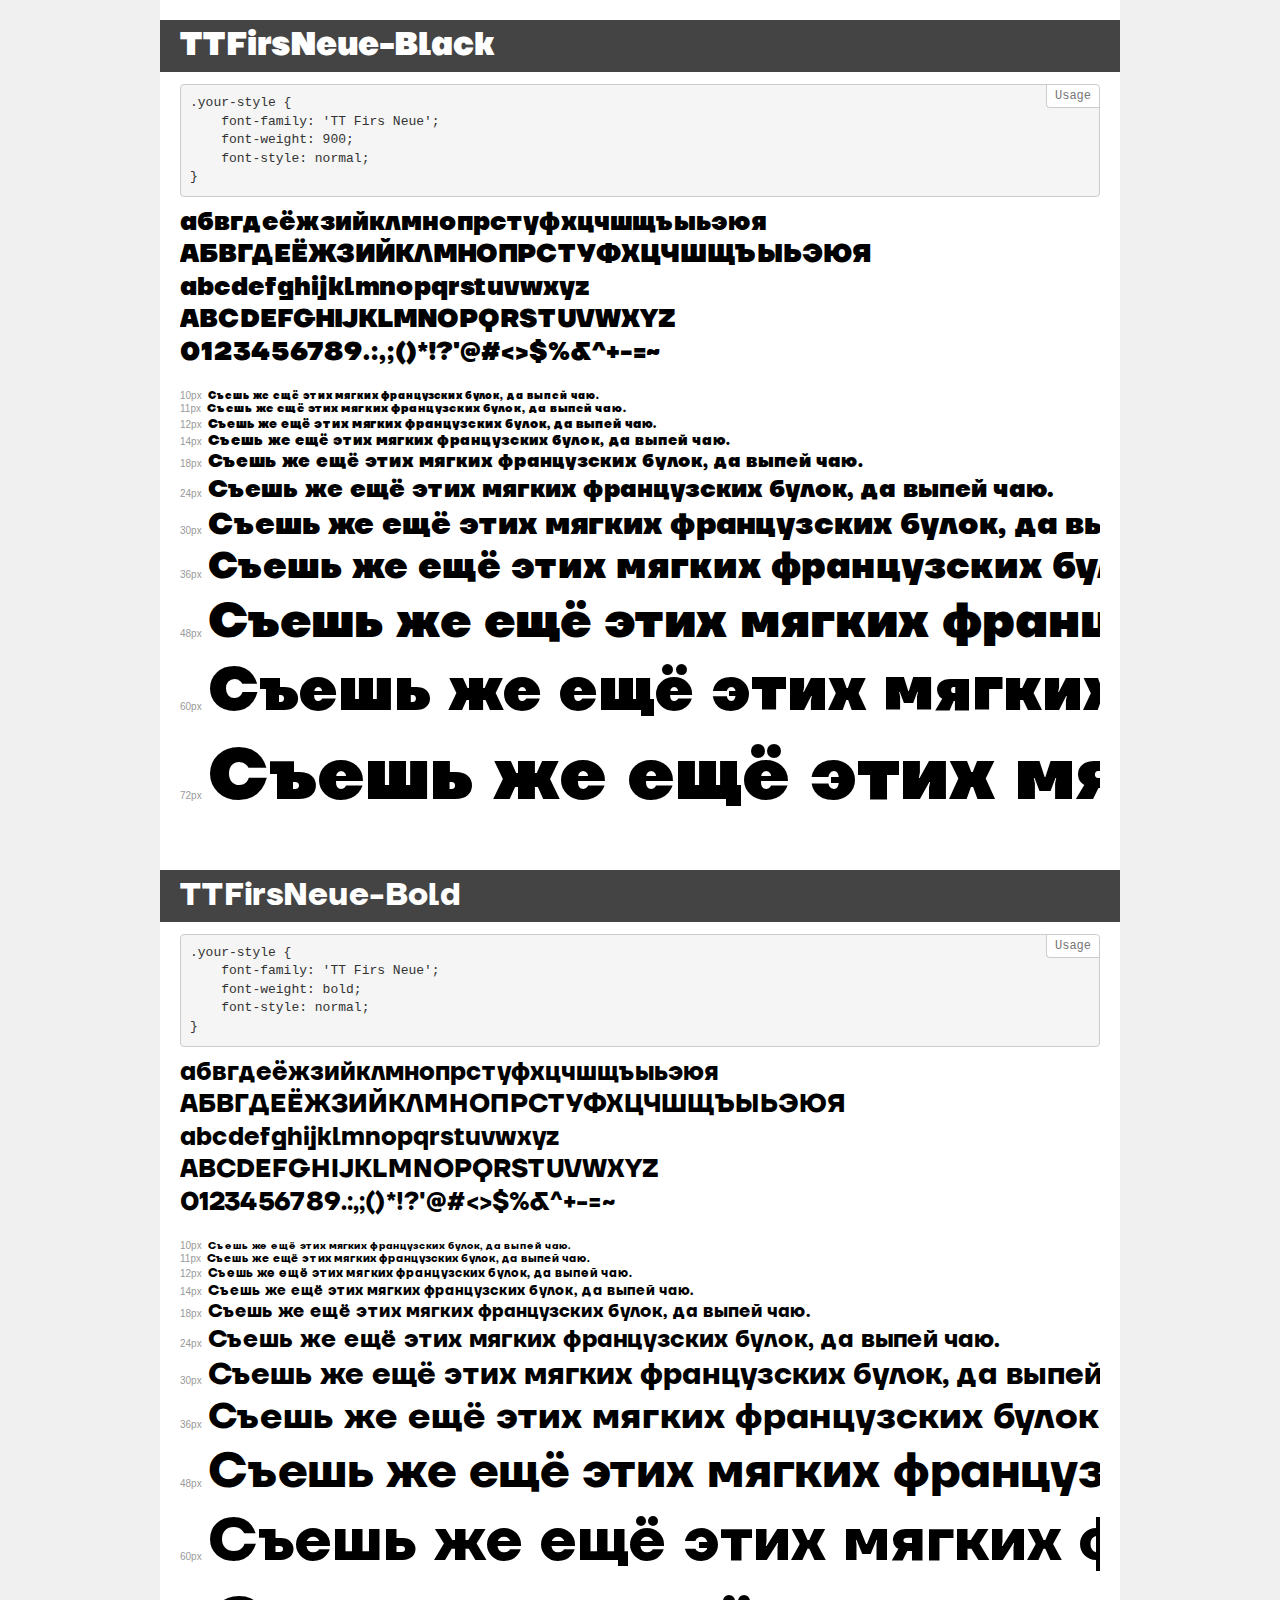
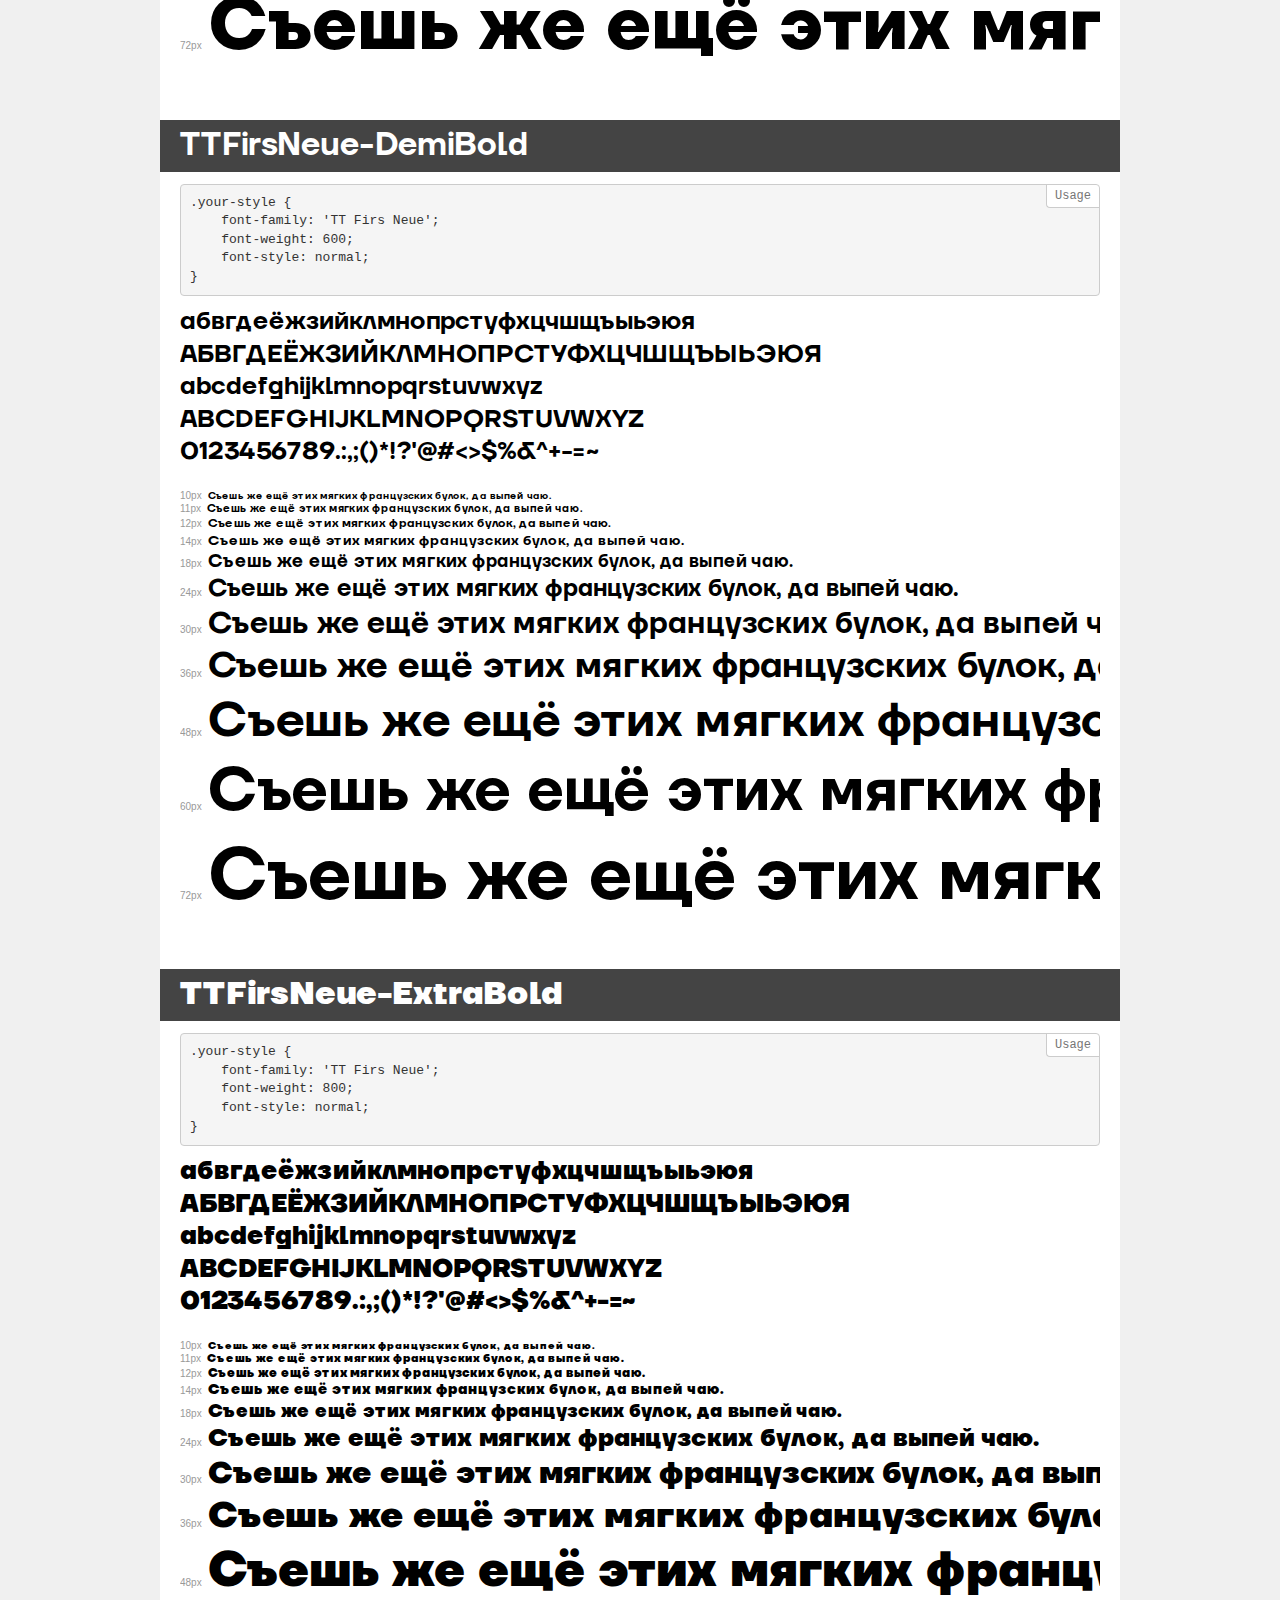
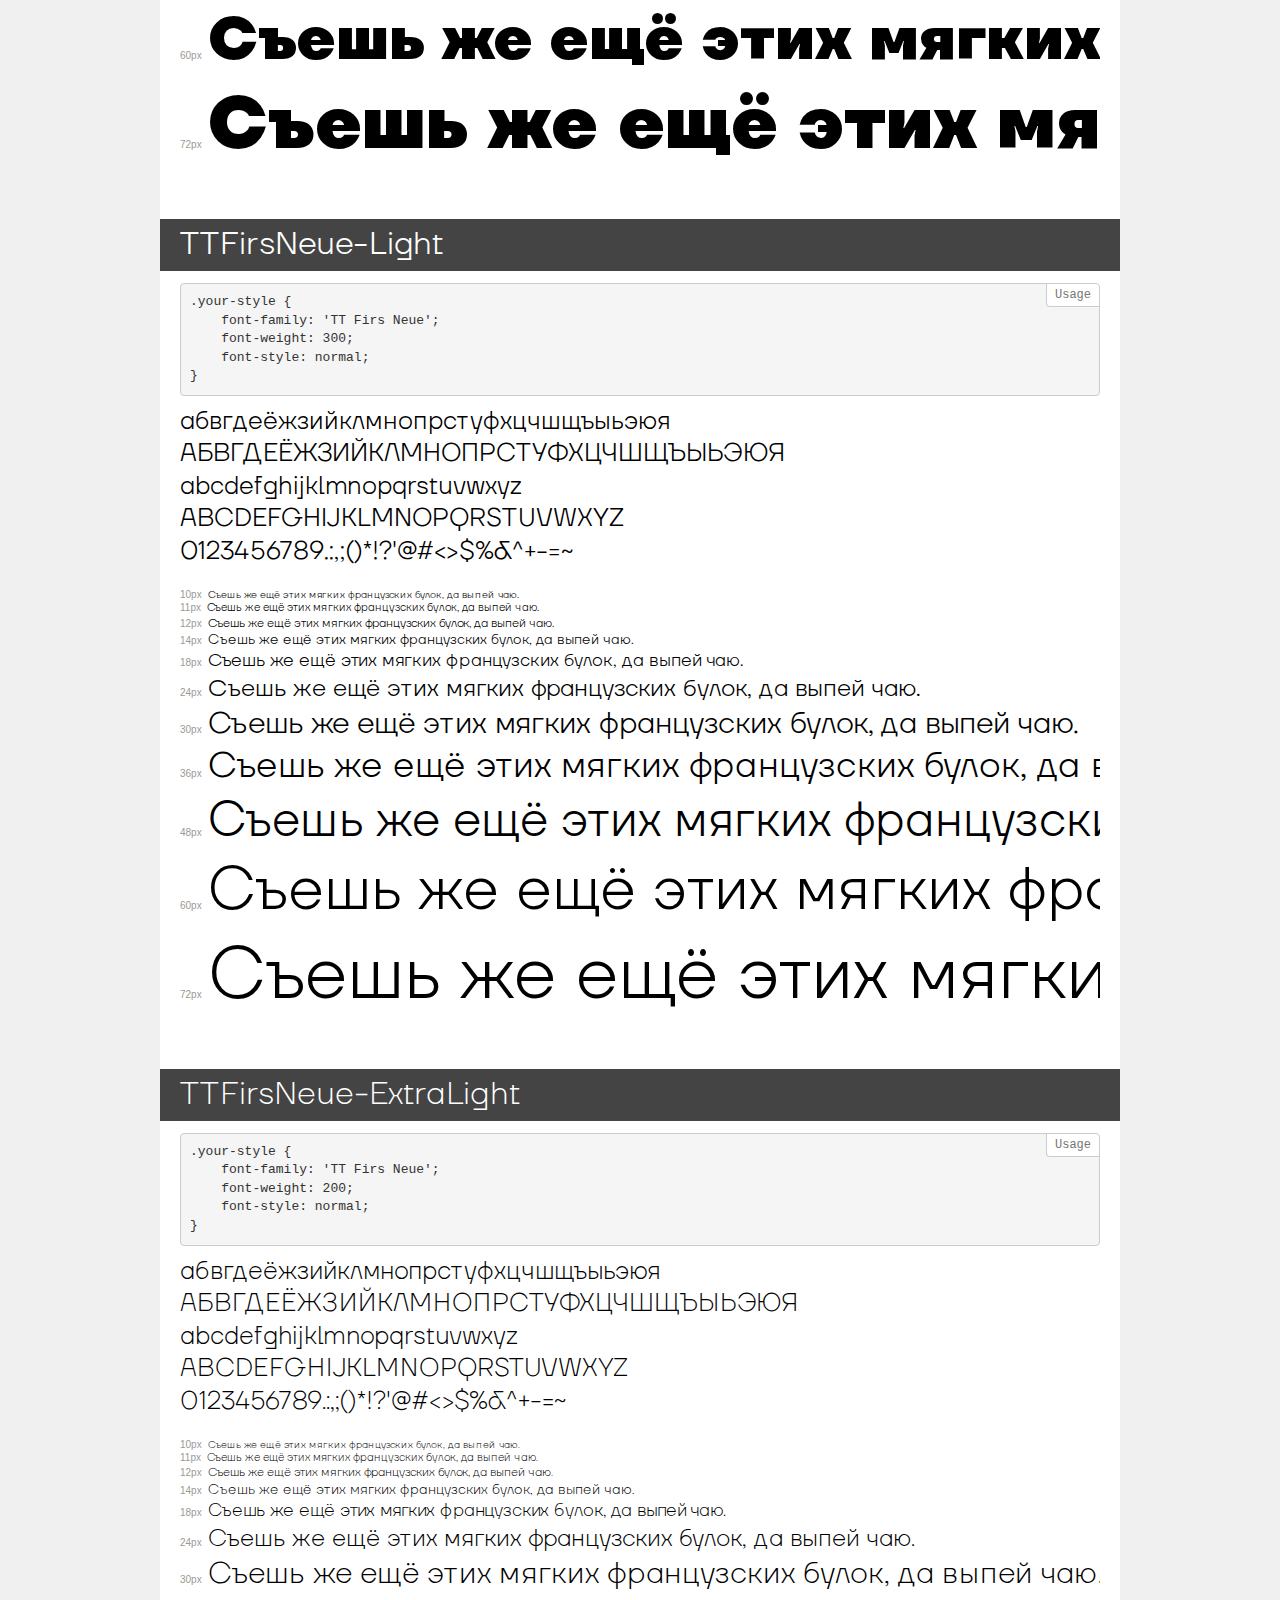
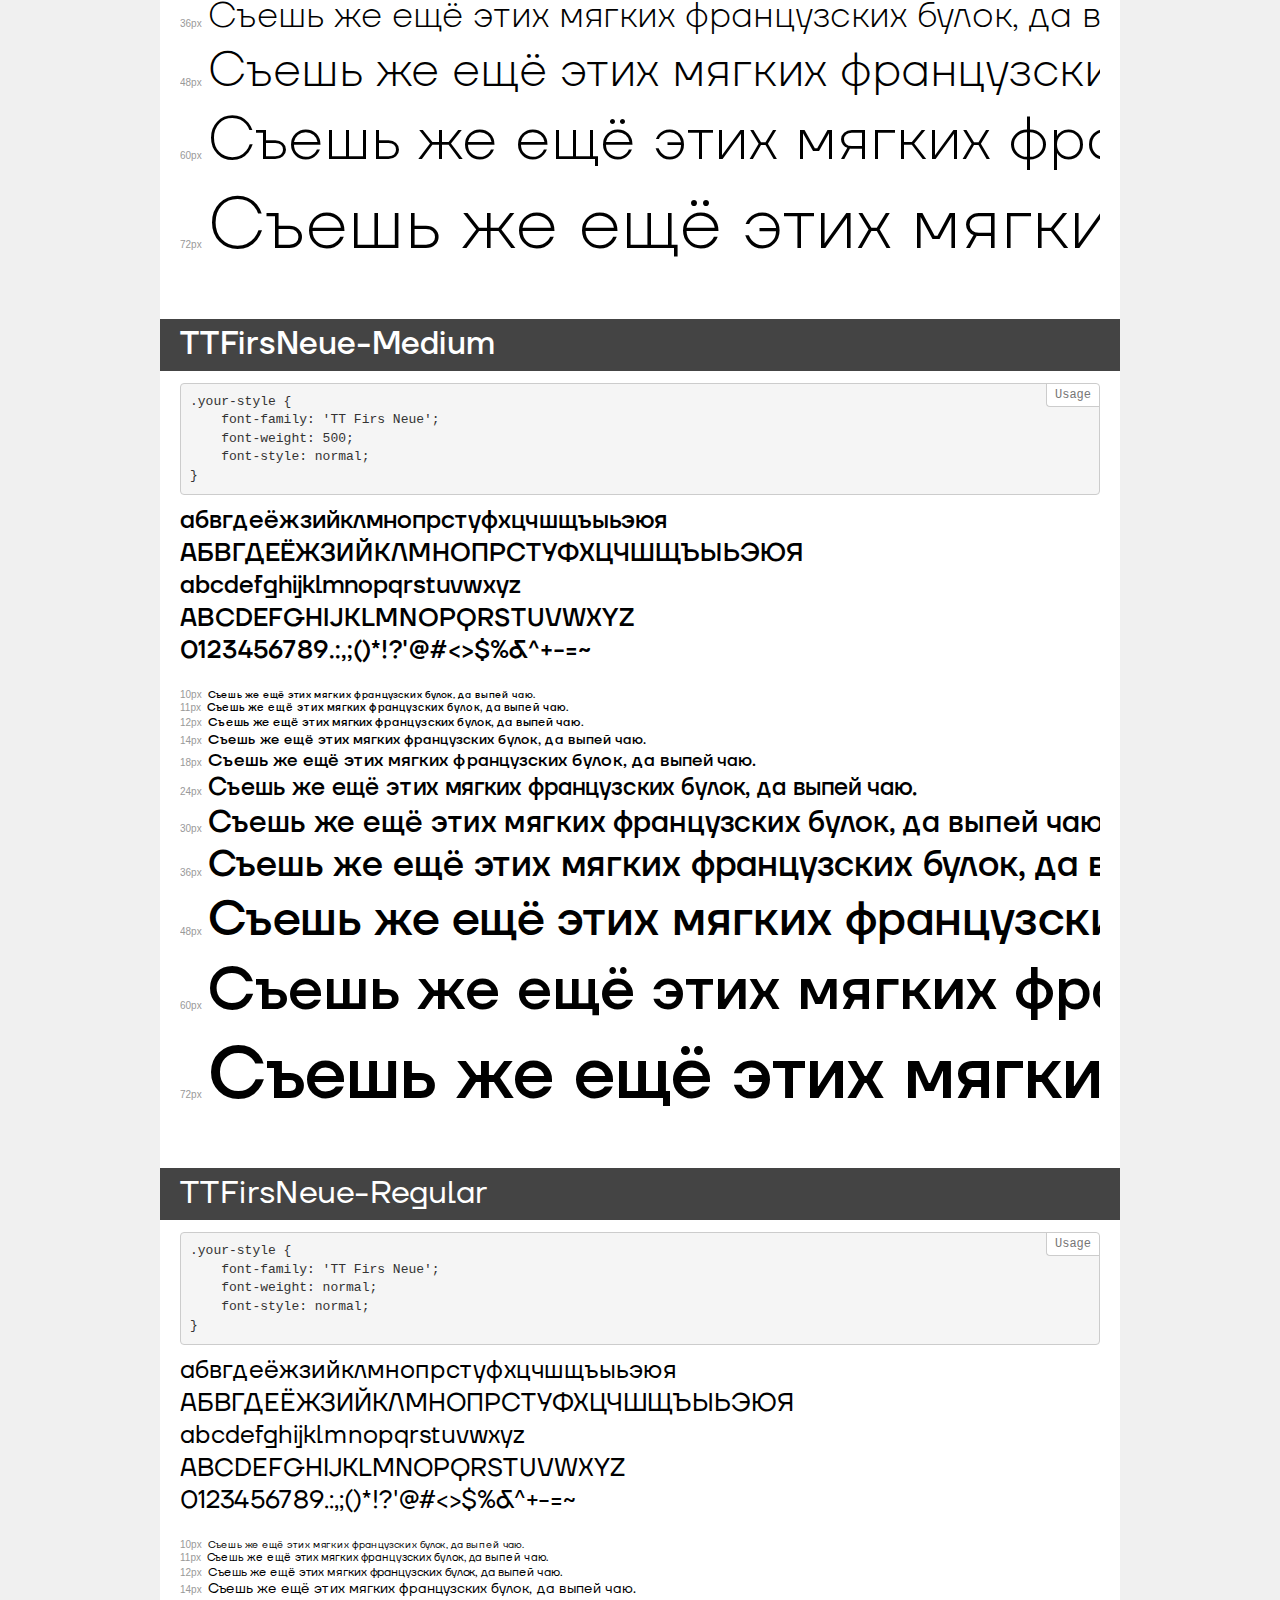
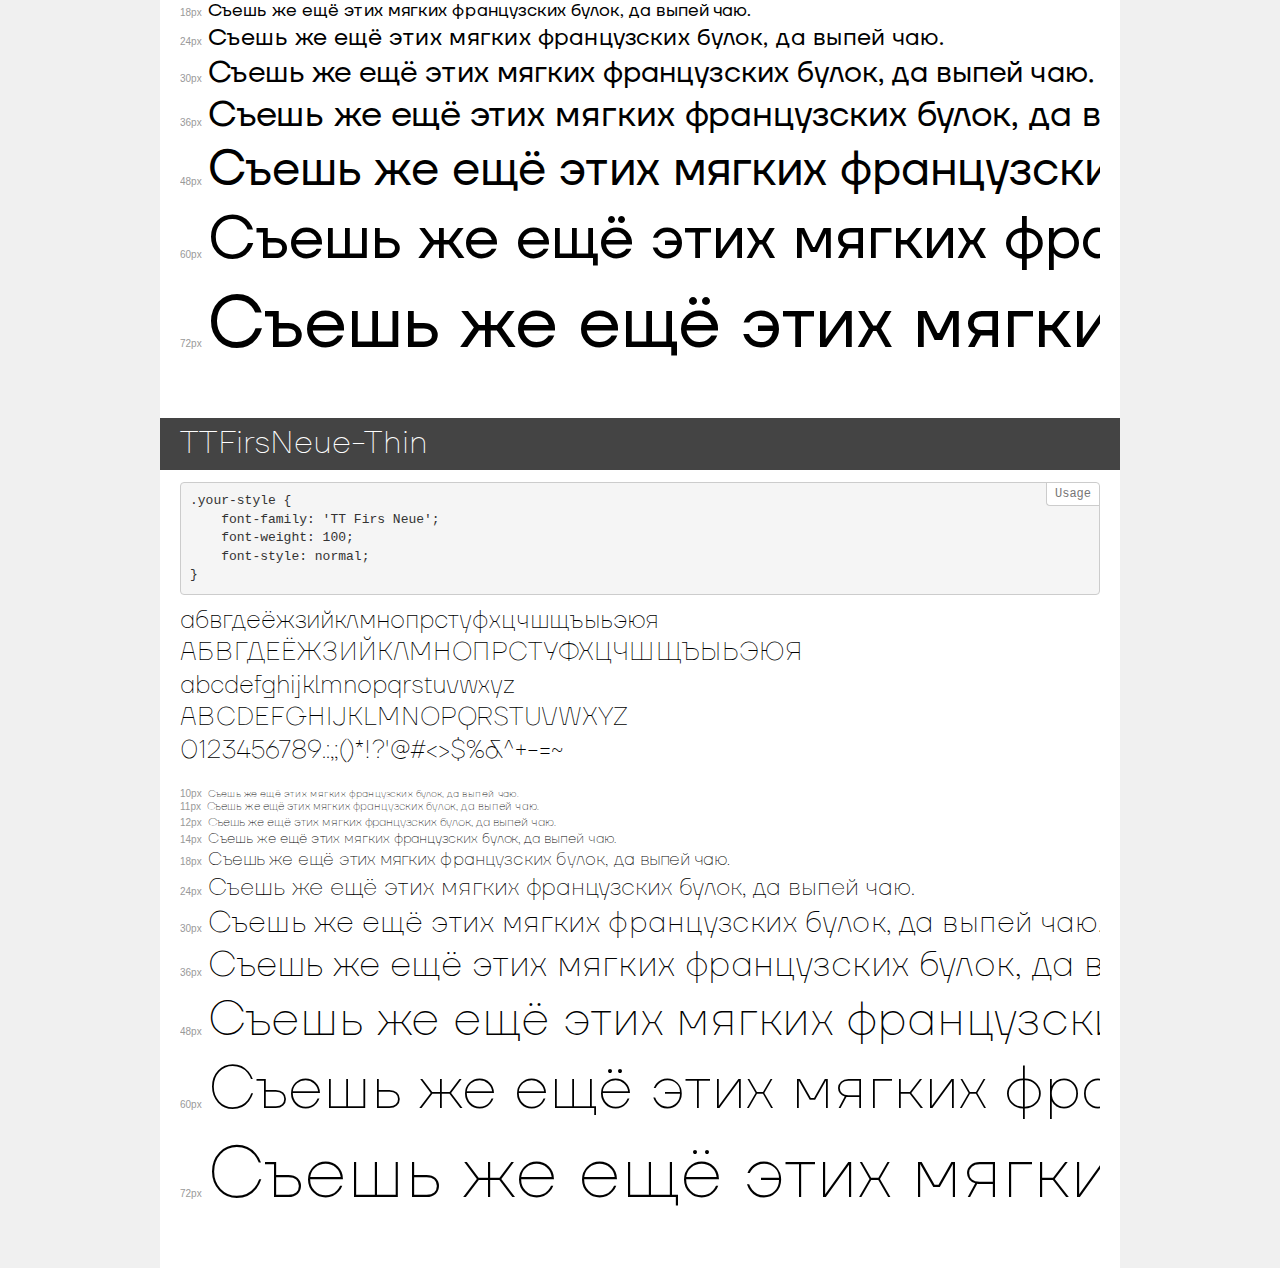
<file: fonts/TTFirsNeue/demo.html>
<!DOCTYPE html>
<html lang="en">
<head>
    <meta charset="utf-8">
    <meta http-equiv="X-UA-Compatible" content="IE=edge">
    <meta name="viewport" content="width=device-width, initial-scale=1">
    <meta name="robots" content="noindex, noarchive">
    <meta name="format-detection" content="telephone=no">
    <title>Transfonter demo</title>
    <link href="stylesheet.css" rel="stylesheet">
    <style>
        /*
        http://meyerweb.com/eric/tools/css/reset/
        v2.0 | 20110126
        License: none (public domain)
        */
        html, body, div, span, applet, object, iframe,
        h1, h2, h3, h4, h5, h6, p, blockquote, pre,
        a, abbr, acronym, address, big, cite, code,
        del, dfn, em, img, ins, kbd, q, s, samp,
        small, strike, strong, sub, sup, tt, var,
        b, u, i, center,
        dl, dt, dd, ol, ul, li,
        fieldset, form, label, legend,
        table, caption, tbody, tfoot, thead, tr, th, td,
        article, aside, canvas, details, embed,
        figure, figcaption, footer, header, hgroup,
        menu, nav, output, ruby, section, summary,
        time, mark, audio, video {
            margin: 0;
            padding: 0;
            border: 0;
            font-size: 100%;
            font: inherit;
            vertical-align: baseline;
        }
        /* HTML5 display-role reset for older browsers */
        article, aside, details, figcaption, figure,
        footer, header, hgroup, menu, nav, section {
            display: block;
        }
        body {
            line-height: 1;
        }
        ol, ul {
            list-style: none;
        }
        blockquote, q {
            quotes: none;
        }
        blockquote:before, blockquote:after,
        q:before, q:after {
            content: '';
            content: none;
        }
        table {
            border-collapse: collapse;
            border-spacing: 0;
        }
        /* demo styles */
        body {
            background: #f0f0f0;
            color: #000;
        }
        .page {
            background: #fff;
            width: 920px;
            margin: 0 auto;
            padding: 20px 20px 0 20px;
            overflow: hidden;
        }
        .font-container {
            overflow-x: auto;
            overflow-y: hidden;
            margin-bottom: 40px;
            line-height: 1.3;
            white-space: nowrap;
            padding-bottom: 5px;
        }
        h1 {
            position: relative;
            background: #444;
            font-size: 32px;
            color: #fff;
            padding: 10px 20px;
            margin: 0 -20px 12px -20px;
        }
        .letters {
            font-size: 25px;
            margin-bottom: 20px;
        }
        .s10:before {
            content: '10px';
        }
        .s11:before {
            content: '11px';
        }
        .s12:before {
            content: '12px';
        }
        .s14:before {
            content: '14px';
        }
        .s18:before {
            content: '18px';
        }
        .s24:before {
            content: '24px';
        }
        .s30:before {
            content: '30px';
        }
        .s36:before {
            content: '36px';
        }
        .s48:before {
            content: '48px';
        }
        .s60:before {
            content: '60px';
        }
        .s72:before {
            content: '72px';
        }
        .s10:before, .s11:before, .s12:before, .s14:before,
        .s18:before, .s24:before, .s30:before, .s36:before,
        .s48:before, .s60:before, .s72:before {
            font-family: Arial, sans-serif;
            font-size: 10px;
            font-weight: normal;
            font-style: normal;
            color: #999;
            padding-right: 6px;
        }
        pre {
            display: block;
            position: relative;
            padding: 9px;
            margin: 0 0 10px;
            font-family: Monaco, Menlo, Consolas, "Courier New", monospace;
            font-size: 13px;
            line-height: 1.428571429;
            color: #333;
            font-weight: normal;
            font-style: normal;
            background-color: #f5f5f5;
            border: 1px solid #ccc;
            overflow-x: auto;
            border-radius: 4px;
        }
        pre:after {
            display: block;
            position: absolute;
            right: 0;
            top: 0;
            content: 'Usage';
            line-height: 1;
            padding: 5px 8px;
            font-size: 12px;
            color: #767676;
            background-color: #fff;
            border: 1px solid #ccc;
            border-right: none;
            border-top: none;
            border-radius: 0 4px 0 4px;
            z-index: 10;
        }
        /* responsive */
        @media (max-width: 959px) {
            .page {
                width: auto;
                margin: 0;
            }
        }
    </style>
</head>
<body>
<div class="page">
    <div class="demo">
        <h1 style="font-family: 'TT Firs Neue'; font-weight: 900; font-style: normal;">TTFirsNeue-Black</h1>
        <pre>.your-style {
    font-family: 'TT Firs Neue';
    font-weight: 900;
    font-style: normal;
}</pre>
        <div class="font-container" style="font-family: 'TT Firs Neue'; font-weight: 900; font-style: normal;">
            <p class="letters">
                абвгдеёжзийклмнопрстуфхцчшщъыьэюя<br>
АБВГДЕЁЖЗИЙКЛМНОПРСТУФХЦЧШЩЪЫЬЭЮЯ<br>
abcdefghijklmnopqrstuvwxyz<br>
ABCDEFGHIJKLMNOPQRSTUVWXYZ<br>
                0123456789.:,;()*!?'@#<>$%&^+-=~
            </p>
            <p class="s10" style="font-size: 10px;">Съешь же ещё этих мягких французских булок, да выпей чаю.</p>
            <p class="s11" style="font-size: 11px;">Съешь же ещё этих мягких французских булок, да выпей чаю.</p>
            <p class="s12" style="font-size: 12px;">Съешь же ещё этих мягких французских булок, да выпей чаю.</p>
            <p class="s14" style="font-size: 14px;">Съешь же ещё этих мягких французских булок, да выпей чаю.</p>
            <p class="s18" style="font-size: 18px;">Съешь же ещё этих мягких французских булок, да выпей чаю.</p>
            <p class="s24" style="font-size: 24px;">Съешь же ещё этих мягких французских булок, да выпей чаю.</p>
            <p class="s30" style="font-size: 30px;">Съешь же ещё этих мягких французских булок, да выпей чаю.</p>
            <p class="s36" style="font-size: 36px;">Съешь же ещё этих мягких французских булок, да выпей чаю.</p>
            <p class="s48" style="font-size: 48px;">Съешь же ещё этих мягких французских булок, да выпей чаю.</p>
            <p class="s60" style="font-size: 60px;">Съешь же ещё этих мягких французских булок, да выпей чаю.</p>
            <p class="s72" style="font-size: 72px;">Съешь же ещё этих мягких французских булок, да выпей чаю.</p>
        </div>
    </div>
    <div class="demo">
        <h1 style="font-family: 'TT Firs Neue'; font-weight: bold; font-style: normal;">TTFirsNeue-Bold</h1>
        <pre>.your-style {
    font-family: 'TT Firs Neue';
    font-weight: bold;
    font-style: normal;
}</pre>
        <div class="font-container" style="font-family: 'TT Firs Neue'; font-weight: bold; font-style: normal;">
            <p class="letters">
                абвгдеёжзийклмнопрстуфхцчшщъыьэюя<br>
АБВГДЕЁЖЗИЙКЛМНОПРСТУФХЦЧШЩЪЫЬЭЮЯ<br>
abcdefghijklmnopqrstuvwxyz<br>
ABCDEFGHIJKLMNOPQRSTUVWXYZ<br>
                0123456789.:,;()*!?'@#<>$%&^+-=~
            </p>
            <p class="s10" style="font-size: 10px;">Съешь же ещё этих мягких французских булок, да выпей чаю.</p>
            <p class="s11" style="font-size: 11px;">Съешь же ещё этих мягких французских булок, да выпей чаю.</p>
            <p class="s12" style="font-size: 12px;">Съешь же ещё этих мягких французских булок, да выпей чаю.</p>
            <p class="s14" style="font-size: 14px;">Съешь же ещё этих мягких французских булок, да выпей чаю.</p>
            <p class="s18" style="font-size: 18px;">Съешь же ещё этих мягких французских булок, да выпей чаю.</p>
            <p class="s24" style="font-size: 24px;">Съешь же ещё этих мягких французских булок, да выпей чаю.</p>
            <p class="s30" style="font-size: 30px;">Съешь же ещё этих мягких французских булок, да выпей чаю.</p>
            <p class="s36" style="font-size: 36px;">Съешь же ещё этих мягких французских булок, да выпей чаю.</p>
            <p class="s48" style="font-size: 48px;">Съешь же ещё этих мягких французских булок, да выпей чаю.</p>
            <p class="s60" style="font-size: 60px;">Съешь же ещё этих мягких французских булок, да выпей чаю.</p>
            <p class="s72" style="font-size: 72px;">Съешь же ещё этих мягких французских булок, да выпей чаю.</p>
        </div>
    </div>
    <div class="demo">
        <h1 style="font-family: 'TT Firs Neue'; font-weight: 600; font-style: normal;">TTFirsNeue-DemiBold</h1>
        <pre>.your-style {
    font-family: 'TT Firs Neue';
    font-weight: 600;
    font-style: normal;
}</pre>
        <div class="font-container" style="font-family: 'TT Firs Neue'; font-weight: 600; font-style: normal;">
            <p class="letters">
                абвгдеёжзийклмнопрстуфхцчшщъыьэюя<br>
АБВГДЕЁЖЗИЙКЛМНОПРСТУФХЦЧШЩЪЫЬЭЮЯ<br>
abcdefghijklmnopqrstuvwxyz<br>
ABCDEFGHIJKLMNOPQRSTUVWXYZ<br>
                0123456789.:,;()*!?'@#<>$%&^+-=~
            </p>
            <p class="s10" style="font-size: 10px;">Съешь же ещё этих мягких французских булок, да выпей чаю.</p>
            <p class="s11" style="font-size: 11px;">Съешь же ещё этих мягких французских булок, да выпей чаю.</p>
            <p class="s12" style="font-size: 12px;">Съешь же ещё этих мягких французских булок, да выпей чаю.</p>
            <p class="s14" style="font-size: 14px;">Съешь же ещё этих мягких французских булок, да выпей чаю.</p>
            <p class="s18" style="font-size: 18px;">Съешь же ещё этих мягких французских булок, да выпей чаю.</p>
            <p class="s24" style="font-size: 24px;">Съешь же ещё этих мягких французских булок, да выпей чаю.</p>
            <p class="s30" style="font-size: 30px;">Съешь же ещё этих мягких французских булок, да выпей чаю.</p>
            <p class="s36" style="font-size: 36px;">Съешь же ещё этих мягких французских булок, да выпей чаю.</p>
            <p class="s48" style="font-size: 48px;">Съешь же ещё этих мягких французских булок, да выпей чаю.</p>
            <p class="s60" style="font-size: 60px;">Съешь же ещё этих мягких французских булок, да выпей чаю.</p>
            <p class="s72" style="font-size: 72px;">Съешь же ещё этих мягких французских булок, да выпей чаю.</p>
        </div>
    </div>
    <div class="demo">
        <h1 style="font-family: 'TT Firs Neue'; font-weight: 800; font-style: normal;">TTFirsNeue-ExtraBold</h1>
        <pre>.your-style {
    font-family: 'TT Firs Neue';
    font-weight: 800;
    font-style: normal;
}</pre>
        <div class="font-container" style="font-family: 'TT Firs Neue'; font-weight: 800; font-style: normal;">
            <p class="letters">
                абвгдеёжзийклмнопрстуфхцчшщъыьэюя<br>
АБВГДЕЁЖЗИЙКЛМНОПРСТУФХЦЧШЩЪЫЬЭЮЯ<br>
abcdefghijklmnopqrstuvwxyz<br>
ABCDEFGHIJKLMNOPQRSTUVWXYZ<br>
                0123456789.:,;()*!?'@#<>$%&^+-=~
            </p>
            <p class="s10" style="font-size: 10px;">Съешь же ещё этих мягких французских булок, да выпей чаю.</p>
            <p class="s11" style="font-size: 11px;">Съешь же ещё этих мягких французских булок, да выпей чаю.</p>
            <p class="s12" style="font-size: 12px;">Съешь же ещё этих мягких французских булок, да выпей чаю.</p>
            <p class="s14" style="font-size: 14px;">Съешь же ещё этих мягких французских булок, да выпей чаю.</p>
            <p class="s18" style="font-size: 18px;">Съешь же ещё этих мягких французских булок, да выпей чаю.</p>
            <p class="s24" style="font-size: 24px;">Съешь же ещё этих мягких французских булок, да выпей чаю.</p>
            <p class="s30" style="font-size: 30px;">Съешь же ещё этих мягких французских булок, да выпей чаю.</p>
            <p class="s36" style="font-size: 36px;">Съешь же ещё этих мягких французских булок, да выпей чаю.</p>
            <p class="s48" style="font-size: 48px;">Съешь же ещё этих мягких французских булок, да выпей чаю.</p>
            <p class="s60" style="font-size: 60px;">Съешь же ещё этих мягких французских булок, да выпей чаю.</p>
            <p class="s72" style="font-size: 72px;">Съешь же ещё этих мягких французских булок, да выпей чаю.</p>
        </div>
    </div>
    <div class="demo">
        <h1 style="font-family: 'TT Firs Neue'; font-weight: 300; font-style: normal;">TTFirsNeue-Light</h1>
        <pre>.your-style {
    font-family: 'TT Firs Neue';
    font-weight: 300;
    font-style: normal;
}</pre>
        <div class="font-container" style="font-family: 'TT Firs Neue'; font-weight: 300; font-style: normal;">
            <p class="letters">
                абвгдеёжзийклмнопрстуфхцчшщъыьэюя<br>
АБВГДЕЁЖЗИЙКЛМНОПРСТУФХЦЧШЩЪЫЬЭЮЯ<br>
abcdefghijklmnopqrstuvwxyz<br>
ABCDEFGHIJKLMNOPQRSTUVWXYZ<br>
                0123456789.:,;()*!?'@#<>$%&^+-=~
            </p>
            <p class="s10" style="font-size: 10px;">Съешь же ещё этих мягких французских булок, да выпей чаю.</p>
            <p class="s11" style="font-size: 11px;">Съешь же ещё этих мягких французских булок, да выпей чаю.</p>
            <p class="s12" style="font-size: 12px;">Съешь же ещё этих мягких французских булок, да выпей чаю.</p>
            <p class="s14" style="font-size: 14px;">Съешь же ещё этих мягких французских булок, да выпей чаю.</p>
            <p class="s18" style="font-size: 18px;">Съешь же ещё этих мягких французских булок, да выпей чаю.</p>
            <p class="s24" style="font-size: 24px;">Съешь же ещё этих мягких французских булок, да выпей чаю.</p>
            <p class="s30" style="font-size: 30px;">Съешь же ещё этих мягких французских булок, да выпей чаю.</p>
            <p class="s36" style="font-size: 36px;">Съешь же ещё этих мягких французских булок, да выпей чаю.</p>
            <p class="s48" style="font-size: 48px;">Съешь же ещё этих мягких французских булок, да выпей чаю.</p>
            <p class="s60" style="font-size: 60px;">Съешь же ещё этих мягких французских булок, да выпей чаю.</p>
            <p class="s72" style="font-size: 72px;">Съешь же ещё этих мягких французских булок, да выпей чаю.</p>
        </div>
    </div>
    <div class="demo">
        <h1 style="font-family: 'TT Firs Neue'; font-weight: 200; font-style: normal;">TTFirsNeue-ExtraLight</h1>
        <pre>.your-style {
    font-family: 'TT Firs Neue';
    font-weight: 200;
    font-style: normal;
}</pre>
        <div class="font-container" style="font-family: 'TT Firs Neue'; font-weight: 200; font-style: normal;">
            <p class="letters">
                абвгдеёжзийклмнопрстуфхцчшщъыьэюя<br>
АБВГДЕЁЖЗИЙКЛМНОПРСТУФХЦЧШЩЪЫЬЭЮЯ<br>
abcdefghijklmnopqrstuvwxyz<br>
ABCDEFGHIJKLMNOPQRSTUVWXYZ<br>
                0123456789.:,;()*!?'@#<>$%&^+-=~
            </p>
            <p class="s10" style="font-size: 10px;">Съешь же ещё этих мягких французских булок, да выпей чаю.</p>
            <p class="s11" style="font-size: 11px;">Съешь же ещё этих мягких французских булок, да выпей чаю.</p>
            <p class="s12" style="font-size: 12px;">Съешь же ещё этих мягких французских булок, да выпей чаю.</p>
            <p class="s14" style="font-size: 14px;">Съешь же ещё этих мягких французских булок, да выпей чаю.</p>
            <p class="s18" style="font-size: 18px;">Съешь же ещё этих мягких французских булок, да выпей чаю.</p>
            <p class="s24" style="font-size: 24px;">Съешь же ещё этих мягких французских булок, да выпей чаю.</p>
            <p class="s30" style="font-size: 30px;">Съешь же ещё этих мягких французских булок, да выпей чаю.</p>
            <p class="s36" style="font-size: 36px;">Съешь же ещё этих мягких французских булок, да выпей чаю.</p>
            <p class="s48" style="font-size: 48px;">Съешь же ещё этих мягких французских булок, да выпей чаю.</p>
            <p class="s60" style="font-size: 60px;">Съешь же ещё этих мягких французских булок, да выпей чаю.</p>
            <p class="s72" style="font-size: 72px;">Съешь же ещё этих мягких французских булок, да выпей чаю.</p>
        </div>
    </div>
    <div class="demo">
        <h1 style="font-family: 'TT Firs Neue'; font-weight: 500; font-style: normal;">TTFirsNeue-Medium</h1>
        <pre>.your-style {
    font-family: 'TT Firs Neue';
    font-weight: 500;
    font-style: normal;
}</pre>
        <div class="font-container" style="font-family: 'TT Firs Neue'; font-weight: 500; font-style: normal;">
            <p class="letters">
                абвгдеёжзийклмнопрстуфхцчшщъыьэюя<br>
АБВГДЕЁЖЗИЙКЛМНОПРСТУФХЦЧШЩЪЫЬЭЮЯ<br>
abcdefghijklmnopqrstuvwxyz<br>
ABCDEFGHIJKLMNOPQRSTUVWXYZ<br>
                0123456789.:,;()*!?'@#<>$%&^+-=~
            </p>
            <p class="s10" style="font-size: 10px;">Съешь же ещё этих мягких французских булок, да выпей чаю.</p>
            <p class="s11" style="font-size: 11px;">Съешь же ещё этих мягких французских булок, да выпей чаю.</p>
            <p class="s12" style="font-size: 12px;">Съешь же ещё этих мягких французских булок, да выпей чаю.</p>
            <p class="s14" style="font-size: 14px;">Съешь же ещё этих мягких французских булок, да выпей чаю.</p>
            <p class="s18" style="font-size: 18px;">Съешь же ещё этих мягких французских булок, да выпей чаю.</p>
            <p class="s24" style="font-size: 24px;">Съешь же ещё этих мягких французских булок, да выпей чаю.</p>
            <p class="s30" style="font-size: 30px;">Съешь же ещё этих мягких французских булок, да выпей чаю.</p>
            <p class="s36" style="font-size: 36px;">Съешь же ещё этих мягких французских булок, да выпей чаю.</p>
            <p class="s48" style="font-size: 48px;">Съешь же ещё этих мягких французских булок, да выпей чаю.</p>
            <p class="s60" style="font-size: 60px;">Съешь же ещё этих мягких французских булок, да выпей чаю.</p>
            <p class="s72" style="font-size: 72px;">Съешь же ещё этих мягких французских булок, да выпей чаю.</p>
        </div>
    </div>
    <div class="demo">
        <h1 style="font-family: 'TT Firs Neue'; font-weight: normal; font-style: normal;">TTFirsNeue-Regular</h1>
        <pre>.your-style {
    font-family: 'TT Firs Neue';
    font-weight: normal;
    font-style: normal;
}</pre>
        <div class="font-container" style="font-family: 'TT Firs Neue'; font-weight: normal; font-style: normal;">
            <p class="letters">
                абвгдеёжзийклмнопрстуфхцчшщъыьэюя<br>
АБВГДЕЁЖЗИЙКЛМНОПРСТУФХЦЧШЩЪЫЬЭЮЯ<br>
abcdefghijklmnopqrstuvwxyz<br>
ABCDEFGHIJKLMNOPQRSTUVWXYZ<br>
                0123456789.:,;()*!?'@#<>$%&^+-=~
            </p>
            <p class="s10" style="font-size: 10px;">Съешь же ещё этих мягких французских булок, да выпей чаю.</p>
            <p class="s11" style="font-size: 11px;">Съешь же ещё этих мягких французских булок, да выпей чаю.</p>
            <p class="s12" style="font-size: 12px;">Съешь же ещё этих мягких французских булок, да выпей чаю.</p>
            <p class="s14" style="font-size: 14px;">Съешь же ещё этих мягких французских булок, да выпей чаю.</p>
            <p class="s18" style="font-size: 18px;">Съешь же ещё этих мягких французских булок, да выпей чаю.</p>
            <p class="s24" style="font-size: 24px;">Съешь же ещё этих мягких французских булок, да выпей чаю.</p>
            <p class="s30" style="font-size: 30px;">Съешь же ещё этих мягких французских булок, да выпей чаю.</p>
            <p class="s36" style="font-size: 36px;">Съешь же ещё этих мягких французских булок, да выпей чаю.</p>
            <p class="s48" style="font-size: 48px;">Съешь же ещё этих мягких французских булок, да выпей чаю.</p>
            <p class="s60" style="font-size: 60px;">Съешь же ещё этих мягких французских булок, да выпей чаю.</p>
            <p class="s72" style="font-size: 72px;">Съешь же ещё этих мягких французских булок, да выпей чаю.</p>
        </div>
    </div>
    <div class="demo">
        <h1 style="font-family: 'TT Firs Neue'; font-weight: 100; font-style: normal;">TTFirsNeue-Thin</h1>
        <pre>.your-style {
    font-family: 'TT Firs Neue';
    font-weight: 100;
    font-style: normal;
}</pre>
        <div class="font-container" style="font-family: 'TT Firs Neue'; font-weight: 100; font-style: normal;">
            <p class="letters">
                абвгдеёжзийклмнопрстуфхцчшщъыьэюя<br>
АБВГДЕЁЖЗИЙКЛМНОПРСТУФХЦЧШЩЪЫЬЭЮЯ<br>
abcdefghijklmnopqrstuvwxyz<br>
ABCDEFGHIJKLMNOPQRSTUVWXYZ<br>
                0123456789.:,;()*!?'@#<>$%&^+-=~
            </p>
            <p class="s10" style="font-size: 10px;">Съешь же ещё этих мягких французских булок, да выпей чаю.</p>
            <p class="s11" style="font-size: 11px;">Съешь же ещё этих мягких французских булок, да выпей чаю.</p>
            <p class="s12" style="font-size: 12px;">Съешь же ещё этих мягких французских булок, да выпей чаю.</p>
            <p class="s14" style="font-size: 14px;">Съешь же ещё этих мягких французских булок, да выпей чаю.</p>
            <p class="s18" style="font-size: 18px;">Съешь же ещё этих мягких французских булок, да выпей чаю.</p>
            <p class="s24" style="font-size: 24px;">Съешь же ещё этих мягких французских булок, да выпей чаю.</p>
            <p class="s30" style="font-size: 30px;">Съешь же ещё этих мягких французских булок, да выпей чаю.</p>
            <p class="s36" style="font-size: 36px;">Съешь же ещё этих мягких французских булок, да выпей чаю.</p>
            <p class="s48" style="font-size: 48px;">Съешь же ещё этих мягких французских булок, да выпей чаю.</p>
            <p class="s60" style="font-size: 60px;">Съешь же ещё этих мягких французских булок, да выпей чаю.</p>
            <p class="s72" style="font-size: 72px;">Съешь же ещё этих мягких французских булок, да выпей чаю.</p>
        </div>
    </div>
</div>
</body>
</html>
</file>
<file: css/style.css>
@font-face{font-family:"Mont";src:url("../fonts/Mont/Mont-Light.woff") format("woff"),url("../fonts/Mont/Mont-Light.woff2") format("woff2");font-weight:300;font-style:normal;font-display:swap}@font-face{font-family:"Mont";src:url("../fonts/Mont/Mont-Book.woff") format("woff"),url("../fonts/Mont/Mont-Book.woff2") format("woff2");font-weight:400;font-style:normal;font-display:swap}@font-face{font-family:"Mont";src:url("../fonts/Mont/Mont-Regular.woff") format("woff"),url("../fonts/Mont/Mont-Regular.woff2") format("woff2");font-weight:500;font-style:normal;font-display:swap}@font-face{font-family:"Mont";src:url("../fonts/Mont/Mont-Semibold.woff") format("woff"),url("../fonts/Mont/Mont-Semibold.woff2") format("woff2");font-weight:600;font-style:normal;font-display:swap}@font-face{font-family:"Mont";src:url("../fonts/Mont/Mont-Bold.woff") format("woff"),url("../fonts/Mont/Mont-Bold.woff2") format("woff2");font-weight:bold;font-style:normal;font-display:swap}@font-face{font-family:"TTFirsNeue";src:url("../fonts/TTFirsNeue/TTFirsNeue-Regular.woff") format("woff"),url("../fonts/TTFirsNeue/TTFirsNeue-Regular.woff2") format("woff2");font-weight:normal;font-style:normal;font-display:swap}@font-face{font-family:"TTFirsNeue";src:url("../fonts/TTFirsNeue/TTFirsNeue-Bold.woff") format("woff"),url("../fonts/TTFirsNeue/TTFirsNeue-Bold.woff2") format("woff2");font-weight:bold;font-style:normal;font-display:swap}html,body{font-family:"Mont",sans-serif;font-weight:normal;line-height:1.3}@media screen and (max-width: 576px){html,body{line-height:1.65}}html::-webkit-scrollbar,body::-webkit-scrollbar{display:none}h1,h2,h3,h4,h5,h6{font-family:"TTFirsNeue",sans-serif;color:#1E201D}h1{font-size:35px}@media screen and (max-width: 992px){h1{font-size:30px}}@media screen and (max-width: 576px){h1{font-size:24px}}p{margin-bottom:1em}p,span{color:#1E201D;font-size:24px;font-weight:400}@media screen and (max-width: 992px){p,span{font-size:20px}}@media screen and (max-width: 576px){p,span{font-size:14px}}b,strong{font-weight:bold}blockquote{font-style:italic;text-align:right;font-size:25px}@media screen and (max-width: 576px){blockquote{font-size:18px}}a{font-family:"Mont",sans-serif}ul{list-style:none;margin:0;padding:0}img,video{width:100%;height:auto;display:block}button{margin:0;padding:0;border:none;background-color:transparent}button:focus{outline:none;border:none}input{width:100%;border:none;padding:5px 15px}input:focus{outline:none;border:none}@media screen and (max-width: 576px){.container{padding-left:20px;padding-right:20px}}.main-title{font-size:25px;text-transform:uppercase;padding:5px 0 15px;position:relative;display:inline-block;line-height:1.4}.main-title__big{font-size:35px;display:block}@media screen and (max-width: 576px){.main-title__big{font-size:24px}}.main-title__big::after{background-color:#207ADB}.card-bordered{padding:20px 30px;border:1px solid #DBDBDB;border-radius:2px;display:-webkit-box;display:-ms-flexbox;display:flex;-webkit-box-align:center;-ms-flex-align:center;align-items:center;-webkit-box-pack:center;-ms-flex-pack:center;justify-content:center}.card-bordered img{height:255px;-o-object-fit:contain;object-fit:contain}@media screen and (max-width: 992px){.card-bordered img{height:auto}}.image-with-shadow{overflow:hidden;border-radius:5px;-webkit-box-shadow:0px 4px 18px rgba(0,0,0,0.15);box-shadow:0px 4px 18px rgba(0,0,0,0.15)}.color-red{color:#F54528}.bg-blue{background-color:#207ADB}.bg-grey{background-color:#F8F8F8}.font-bold{font-weight:bold}.text-center{text-align:center}.h2{font-size:35px;text-transform:uppercase;margin:35px 0}@media screen and (max-width: 576px){.h2{font-size:25px}}.uppercase{text-transform:uppercase}.lock{overflow:hidden}.block-spacing{padding-top:58px;padding-bottom:58px}@media screen and (max-width: 576px){.block-spacing{padding-top:30px;padding-bottom:30px}}.position-relative{position:relative}.header{position:absolute;top:0;z-index:10;padding:41px 0 15px;background-color:transparent;-webkit-transition:300ms ease-in-out;-o-transition:300ms ease-in-out;transition:300ms ease-in-out}@media screen and (max-width: 992px){.header{padding-top:25px}}.header-active{padding:15px 0;background-color:transparent}.header__logo{width:42px;height:100%;display:-webkit-box;display:-ms-flexbox;display:flex;-webkit-box-align:start;-ms-flex-align:start;align-items:flex-start}.header__logo a{color:white;font-family:"TTFirsNeue",sans-serif;font-size:34px;font-weight:bold;text-decoration:none}.header__menu{display:-webkit-box;display:-ms-flexbox;display:flex;-webkit-box-align:center;-ms-flex-align:center;align-items:center;-webkit-box-pack:center;-ms-flex-pack:center;justify-content:center}.header__menu_list{list-style:none;margin:0;padding:0;display:-webkit-box;display:-ms-flexbox;display:flex;-webkit-box-pack:center;-ms-flex-pack:center;justify-content:center;-webkit-box-align:center;-ms-flex-align:center;align-items:center}.header__menu_item{margin-left:25px;margin-right:25px}.header__menu_item a{color:white;font-weight:400;padding:5px 0 12px;border-bottom:2px solid #ffffff30;position:relative;display:inline-block;-webkit-transition:color 0.1s ease-in-out;-o-transition:color 0.1s ease-in-out;transition:color 0.1s ease-in-out}.header__menu_item a::after{content:"";position:absolute;bottom:-2px;left:0;display:inline-block;width:0%;height:2px;background-color:white;-webkit-transition:250ms ease-in-out;-o-transition:250ms ease-in-out;transition:250ms ease-in-out}.header__menu_item a:hover{text-decoration:none;color:#FE9828}.header__menu_item a:hover:after{width:100%;background-color:#FE9828}.header__menu_item_active a{color:#FE9828}.header__menu_item_active a::after{background-color:#FE9828}.header__controls{display:-webkit-box;display:-ms-flexbox;display:flex;-webkit-box-align:center;-ms-flex-align:center;align-items:center;-webkit-box-pack:end;-ms-flex-pack:end;justify-content:flex-end}.header__controls .hamburger_menu{display:-webkit-box;display:-ms-flexbox;display:flex;-webkit-box-pack:center;-ms-flex-pack:center;justify-content:center;-webkit-box-orient:vertical;-webkit-box-direction:normal;-ms-flex-direction:column;flex-direction:column;position:relative}.header__controls .hamburger_menu_line{width:35px;height:2px;background-color:#fff;-webkit-transition:250ms ease;-o-transition:250ms ease;transition:250ms ease}.header__controls .hamburger_menu_line_top{width:24px;margin-bottom:9px}.header__controls .hamburger_menu_active .hamburger_menu_line{-webkit-transform:rotate(45deg) translateX(-8px) translateX(6px) translateY(-8px);-ms-transform:rotate(45deg) translateX(-8px) translateX(6px) translateY(-8px);transform:rotate(45deg) translateX(-8px) translateX(6px) translateY(-8px);width:24px}.header__controls .hamburger_menu_active .hamburger_menu_line_top{-webkit-transform:rotate(-45deg) translateX(-6px) translateX(6px) translateY(6px);-ms-transform:rotate(-45deg) translateX(-6px) translateX(6px) translateY(6px);transform:rotate(-45deg) translateX(-6px) translateX(6px) translateY(6px);width:24px}.header__burger{display:-webkit-box;display:-ms-flexbox;display:flex;-webkit-box-align:center;-ms-flex-align:center;align-items:center;margin-left:20px;width:35px}.header__social{display:-webkit-box;display:-ms-flexbox;display:flex}.header__social_item{width:48px;display:block;margin:0 24px 0 0}.header__navmenu{position:absolute;top:-110%;z-index:3;width:100%;height:100vh;-webkit-transition:300ms ease-in-out;-o-transition:300ms ease-in-out;transition:300ms ease-in-out;background-color:black}.header__navmenu_block{margin-top:180px}@media screen and (max-width: 576px){.header__navmenu_block{margin-top:100px}}.header__navmenu_title{font-family:"TTFirsNeue",sans-serif;font-size:34px;font-weight:bold;display:block;color:white;margin-bottom:30px}.header__navmenu_title:hover{color:white;text-decoration:none}.header__navmenu_list{list-style:none;margin:0;margin-bottom:45px;padding:0}.header__navmenu_list li{margin-bottom:20px}.header__navmenu_list li a{color:white;font-family:"Mont",sans-serif;-webkit-transition:250ms ease-in-out;-o-transition:250ms ease-in-out;transition:250ms ease-in-out}.header__navmenu_list li a:hover{color:#FE9828;text-decoration:none}.menu-opened{top:0}.footer{padding-top:100px}.footer__links_title{color:#aaa;font-weight:bold;margin-bottom:40px;font-size:24px}.footer__links_list{list-style-type:none;margin:0;padding:0}.footer__links_list li{margin-bottom:25px}@media screen and (max-width: 576px){.footer__links_list li{margin-bottom:18px}}.footer__links_list li a{color:#aaa;font-size:16px;-webkit-transition:300ms ease;-o-transition:300ms ease;transition:300ms ease}.footer__links_list li a:hover{color:#1E201D;text-decoration:none}@media screen and (max-width: 576px){.footer__links_list li a{font-size:14px}}.footer__social ul li a{text-transform:lowercase}@media screen and (max-width: 992px){.footer__social .footer__links_title{display:none}.footer__social ul{display:-webkit-box;display:-ms-flexbox;display:flex;-ms-flex-wrap:wrap;flex-wrap:wrap}.footer__social ul li{margin-right:40px}}@media screen and (max-width: 992px) and (max-width: 576px){.footer__social ul{-webkit-box-pack:justify;-ms-flex-pack:justify;justify-content:space-between}.footer__social ul li{margin-right:10px}}.footer__form{padding:40px 57px 30px;background-color:#FE9828}@media screen and (max-width: 576px){.footer__form{padding:25px}}.footer__form_title{color:white;font-size:24px;margin-bottom:30px;font-weight:500}@media screen and (max-width: 576px){.footer__form_title{font-size:18px;width:80%}}.footer__form_input{display:-webkit-box;display:-ms-flexbox;display:flex;position:relative}.footer__form_input label{position:absolute;top:50%;-webkit-transform:translateY(-50%);-ms-transform:translateY(-50%);transform:translateY(-50%);left:12px;color:white;cursor:text;font-size:16px;-webkit-transition:300ms ease;-o-transition:300ms ease;transition:300ms ease}.footer__form_input label.is-active{top:-5px;left:0;font-size:11px}@media screen and (max-width: 576px){.footer__form_input label{font-size:14px}}.footer__form_input input{width:100%;background-color:transparent;padding:16px 40px 16px 0px;border-bottom:1px solid white;border-radius:0;color:white;font-family:"Mont",sans-serif;font-size:18px;font-weight:bold}.footer__form_input input:focus{padding:16px 40px 16px 0}.footer__form_input button{position:absolute;right:10px;top:50%;-webkit-transform:translateY(-50%);-ms-transform:translateY(-50%);transform:translateY(-50%)}.footer__form_input button img{width:23px}.footer__copyright{max-width:490px;width:100%;padding:80px 0 40px;text-align:center;font-size:11px;color:#aaa}@media screen and (max-width: 992px){.footer__copyright{padding:100px 0 50px}}@media screen and (max-width: 576px){.footer__copyright{padding:50px 0 30px}}.footer-dark{background:black}.footer-dark .footer__links_title{color:white}.footer-dark .footer__links_list li a:hover{color:white}.i-legal-hammer{background-image:url(../img/icons/legal-hammer.svg);background-repeat:no-repeat;background-size:contain;display:inline-block;width:100%;max-width:30px;height:32px}.i-legal-paper{background-image:url(../img/icons/legal-paper.svg);background-repeat:no-repeat;background-size:contain;display:inline-block;width:100%;max-width:30px;height:32px}.i-legal-face{background-image:url(../img/icons/legal-face.svg);background-repeat:no-repeat;background-size:contain;display:inline-block;width:100%;max-width:40px;height:29px}.first-layout{background-color:#3b8adc;padding-top:50px;height:722px;display:-webkit-box;display:-ms-flexbox;display:flex;-webkit-box-align:center;-ms-flex-align:center;align-items:center;overflow:hidden;position:relative}@media screen and (max-width: 992px){.first-layout{height:619px}}@media screen and (max-width: 576px){.first-layout{-webkit-box-align:start;-ms-flex-align:start;align-items:flex-start}}.first-layout__title{margin-bottom:241px;position:relative;z-index:2}.first-layout__title h1{color:#fff;text-shadow:0px 3px 3px #00000060}@media screen and (max-width: 576px){.first-layout__title h1{line-height:1.3}}@media screen and (max-width: 992px){.first-layout__title{margin-bottom:150px}}@media screen and (max-width: 576px){.first-layout__title{margin-top:95px;margin-bottom:0}}.first-layout__img{width:81%;position:absolute;right:-154px;bottom:0}@media screen and (max-width: 992px){.first-layout__img{width:100%}}@media screen and (max-width: 576px){.first-layout__img{bottom:-1px;width:759px;height:auto;right:-250px}}.first-layout__video{position:absolute;top:0;left:0;height:730px;width:100%;-o-object-fit:cover;object-fit:cover;-o-object-position:bottom;object-position:bottom}.first-layout__video img{position:absolute;top:0;left:0;height:730px;width:100%;-o-object-fit:cover;object-fit:cover;-o-object-position:bottom;object-position:bottom}@media screen and (max-width: 576px){.first-layout__video{height:619px;-o-object-position:82% 100%;object-position:82% 100%}}.about-service{padding:100px 0 0}@media screen and (max-width: 992px){.about-service{padding:50px 0}}@media screen and (max-width: 576px){.about-service{padding:20px 0}}.about-service__spacing{padding-top:58px;padding-bottom:58px}@media screen and (max-width: 576px){.about-service__spacing{padding-top:30px;padding-bottom:30px}}.about-service__vertical-title{font-family:"Mont",sans-serif;text-transform:uppercase;font-weight:normal;-webkit-writing-mode:vertical-rl;-ms-writing-mode:tb-rl;writing-mode:vertical-rl;text-orientation:sideways;-webkit-transform:rotate(180deg);-ms-transform:rotate(180deg);transform:rotate(180deg);font-size:18px;color:#207ADB;opacity:0.5;margin:0}@media screen and (max-width: 576px){.about-service__vertical-title{font-size:15px;padding-top:20px}}.about-service__tasks{margin-top:20px}.about-service__tasks_block{display:-webkit-box;display:-ms-flexbox;display:flex;margin-bottom:60px}@media screen and (max-width: 576px){.about-service__tasks_block{margin-bottom:30px}}.about-service__tasks_icon{min-width:28px;margin-right:20px;margin-top:4px}.about-service__tasks_text{width:100%;max-width:400px;font-size:20px}@media screen and (max-width: 576px){.about-service__tasks_text{font-size:16px}}.about-service__gallery_item{border-radius:10px;overflow:hidden}.about-service__statue{width:170px}.about-service__line-height p{line-height:1.65}.about-service__blockquote{width:100%;max-width:1150px;margin-top:80px;margin-left:auto;margin-bottom:5px}.about-service__blockquote_name{font-weight:bold;font-size:25px;text-align:right;font-family:"Mont",sans-serif;margin-top:0}@media screen and (max-width: 576px){.about-service__blockquote_name{font-size:18px}}.about-service__title-icon{display:-webkit-box;display:-ms-flexbox;display:flex;-webkit-box-align:center;-ms-flex-align:center;align-items:center;-ms-flex-wrap:wrap;flex-wrap:wrap}.about-service__title-icon .icon{margin-right:20px;position:relative;top:-4px}.about-service__title-icon_text{font-size:35px;text-transform:uppercase;font-family:"TTFirsNeue",sans-serif;font-weight:bold}@media screen and (max-width: 576px){.about-service__title-icon_text{font-size:22px}}.about-service__block-bg{background-color:#207ADB;border-radius:10px;padding:70px;display:-webkit-box;display:-ms-flexbox;display:flex;-webkit-box-align:center;-ms-flex-align:center;align-items:center;-webkit-box-pack:center;-ms-flex-pack:center;justify-content:center;-ms-flex-wrap:wrap;flex-wrap:wrap;position:relative}@media screen and (max-width: 576px){.about-service__block-bg{padding:60px 20px}}.about-service__block-bg_text{width:100%;max-width:840px}.about-service__block-bg_text p{margin:0;padding:0;color:white;text-align:center;text-transform:uppercase;font-family:"TTFirsNeue",sans-serif;font-size:24px;font-weight:bold;-webkit-transition:250ms;-o-transition:250ms;transition:250ms}.about-service__block-bg_text p a{color:#042b8c;font-size:24px;border-bottom:1px solid;font-weight:bold;text-transform:uppercase;font-family:"TTFirsNeue",sans-serif}.about-service__block-bg_text p a:hover{text-decoration:none;border:none}@media screen and (max-width: 576px){.about-service__block-bg_text p{font-size:20px}.about-service__block-bg_text p a{font-size:20px}}.about-service__block-bg_text-right{margin-left:auto;width:70%;max-width:100%}.about-service__block-bg_text-right p{text-align:left}@media screen and (max-width: 992px){.about-service__block-bg_text-right{width:100%;position:relative;z-index:1}.about-service__block-bg_text-right p{text-align:center}}.about-service__block-bg_img{position:absolute;width:30%;left:0;bottom:0}.about-service__block-bg_img img{width:361px}@media screen and (max-width: 1200px){.about-service__block-bg_img{left:-3%}}@media screen and (max-width: 992px){.about-service__block-bg_img{margin-top:-240px;width:100%;position:relative}.about-service__block-bg_img img{width:90%;margin:auto}}@media screen and (max-width: 576px){.about-service__block-bg_img{margin-top:-170px}}.about-service__office-img{padding:0;margin-bottom:100px;width:100%;height:333px;background-attachment:fixed;background-size:cover;background-image:url(../img/images/legal-office.jpg)}@media screen and (max-width: 576px){.about-service__office-img{background-attachment:scroll;background-position:48%}}@media screen and (max-width: 992px){.about-service__office-img{margin-bottom:50px}}.about-service__office-img img{width:100%;height:403px;-o-object-fit:cover;object-fit:cover;-o-object-position:top;object-position:top}.about-service__parallax{height:560px;background-attachment:fixed;background-size:cover;background-repeat:no-repeat;background-image:url(../img/images/parallax-1.jpg)}@media screen and (max-width: 576px){.about-service__parallax{background-attachment:scroll;background-position:48%}}.about-service__parallax_text{text-align:center;font-size:24px;font-weight:normal;width:100%;margin-top:50px;margin-bottom:50px}@media screen and (max-width: 576px){.about-service__parallax_text{font-size:20px}}.about-service__parallax_title{color:#207ADB;text-align:center;font-weight:bold;font-size:35px;width:100%;max-width:700px;margin:0 auto 60px}@media screen and (max-width: 576px){.about-service__parallax_title{font-size:20px}}.about-service__parallax img{height:563px;-o-object-fit:cover;object-fit:cover}.about-service__ecosystem_block{width:100%;max-width:500px}.about-service__ecosystem_title{color:#207ADB;text-transform:uppercase;font-weight:bold;font-size:20px;font-family:"Mont",sans-serif;margin-bottom:25px}.about-service__ecosystem_subtitle{font-family:"Mont",sans-serif;font-size:20px;margin-bottom:15px}.about-service__ecosystem_text{font-size:20px;font-family:"Mont",sans-serif;line-height:1.4}.about-service__content_item{margin-top:35px}.about-service__content_item video{-o-object-fit:contain;object-fit:contain;-o-object-position:center;object-position:center;margin:auto;-webkit-box-shadow:0px 4px 18px rgba(0,0,0,0.15);box-shadow:0px 4px 18px rgba(0,0,0,0.15)}@media screen and (max-width: 576px){.about-service__content_item{margin-top:30px}}.about-service__content_title{width:100%;max-width:670px;text-align:center;margin:100px auto 40px}.about-service__content_plan{width:100%;max-width:993px;margin:100px auto 80px}.about-service__tools{padding:40px 0;background-color:#F8F8F8}.about-service__tools_title{text-align:center;margin-left:auto;margin-right:auto;margin-bottom:60px;width:100%;max-width:870px}.about-service__tools_list{width:100%;max-width:870px;margin-left:auto;margin-right:auto;margin-top:30px}.about-service__tools_list ol{counter-reset:my-awesome-counter;list-style:none}.about-service__tools_list ol li{counter-increment:my-awesome-counter;position:relative;padding-left:30px;margin-bottom:30px;font-size:30px}@media screen and (max-width: 576px){.about-service__tools_list ol li{font-size:20px;padding-left:5px}}.about-service__tools_list ol li::before{content:counter(my-awesome-counter);color:#F54528;font-weight:bold;font-size:40px;position:absolute;left:-40px;top:-5px;text-align:center;font-family:"TTFirsNeue",sans-serif}@media screen and (max-width: 576px){.about-service__tools_list ol li::before{font-size:20px;top:2px}}.about-service__tools_test{display:-webkit-box;display:-ms-flexbox;display:flex;overflow-x:scroll}.about-service__tools_test::-webkit-scrollbar{width:10px}.about-service__tools_test::-webkit-scrollbar-track{background:transparent}.about-service__tools_test::-webkit-scrollbar-thumb{background:transparent}.about-service__tools_test::-webkit-scrollbar-thumb:hover{background:transparent}.about-service__tools_test_item{min-width:216px;height:386px;margin-right:28px}@media screen and (max-width: 576px){.about-service__tools_test_item{min-width:100%;height:auto}.about-service__tools_test_item img{border-radius:5px;-webkit-box-shadow:2px 2px 5px rgba(0,0,0,0.15);box-shadow:2px 2px 5px rgba(0,0,0,0.15)}}@media screen and (max-width: 576px){.about-service__tools_gallery{padding-top:20px}.about-service__tools_gallery .container{padding-left:0;padding-right:0}.about-service__tools_gallery .h2{padding-left:20px;padding-right:20px}.about-service__tools_gallery .about-service__tools_test{padding:20px}}.about-service__tools_game{padding-top:5px}.about-service__tools_game .about-service__tools_test_item{min-width:183px;margin-right:20px}.about-service__tools_game .about-service__tools_test_item img{border-radius:5px;-webkit-box-shadow:2px 2px 5px rgba(0,0,0,0.15);box-shadow:2px 2px 5px rgba(0,0,0,0.15)}@media screen and (max-width: 576px){.about-service__tools_game .about-service__tools_test_item{min-width:100%;height:auto}.about-service__tools_game .about-service__tools_test_item img{-webkit-box-shadow:2px 2px 5px rgba(0,0,0,0.15);box-shadow:2px 2px 5px rgba(0,0,0,0.15)}}.about-service__opportunities{padding:70px}@media screen and (max-width: 576px){.about-service__opportunities{padding:50px}}.about-service__opportunities *{color:white}.about-service__opportunities p{font-size:20px;line-height:1.65}.about-service__opportunities_block{width:100%;max-width:300px}.about-service__opportunities_title{font-weight:bold;font-size:25px}.about-service__opportunities_subtitle{font-size:20px;margin-bottom:30px;text-transform:uppercase;font-family:"Mont",sans-serif;font-weight:600}.slider{padding-top:50px;position:relative}@media screen and (max-width: 576px){.slider{padding-top:20px}}.slider__title{font-size:35px;font-weight:bold;text-transform:uppercase;font-family:"Mont",sans-serif;margin-bottom:30px}@media screen and (max-width: 576px){.slider__title{font-size:25px}}.slider__subtitle{margin-bottom:40px;font-weight:600;font-size:20px;font-family:"Mont",sans-serif;text-transform:uppercase}@media screen and (max-width: 576px){.slider__subtitle{font-size:14px}}.slider__text{font-size:20px;line-height:1.65}@media screen and (max-width: 576px){.slider__text{font-size:14px}}.slider__image{width:100%;max-width:335px;height:335px;overflow:hidden;border-radius:5px}@media screen and (max-width: 992px){.slider__image{height:auto}}.slider .swiper-button-next,.slider .swiper-button-prev{position:relative}.slider__controls{display:-webkit-box;display:-ms-flexbox;display:flex;-webkit-box-pack:center;-ms-flex-pack:center;justify-content:center;-webkit-box-align:center;-ms-flex-align:center;align-items:center}.slider__controls_text{font-size:12px;font-weight:600;text-transform:lowercase;margin:0 18px}.slider-white *{color:white}.slider-white .swiper-pagination-bullet{background-color:#fff}.slider-white .swiper-button-next:after,.slider-white .swiper-container-rtl .swiper-button-prev:after{background-image:url(../img/icons/slider-arrow-white.svg)}.slider-white .swiper-button-prev:after,.slider-white .swiper-container-rtl .swiper-button-next:after{background-image:url(../img/icons/slider-arrow-white.svg)}.slider-blue .slider__controls_text{color:#039BE5}.slider-blue .swiper-pagination-bullet{background-color:#039BE5}.slider-blue .swiper-button-next:after,.slider-blue .swiper-container-rtl .swiper-button-prev:after{background-image:url(../img/icons/slider-arrow-blue.svg)}.slider-blue .swiper-button-prev:after,.slider-blue .swiper-container-rtl .swiper-button-next:after{background-image:url(../img/icons/slider-arrow-blue.svg)}.slider-small-image .slider__image{width:237px;height:409px}@media screen and (max-width: 576px){.slider-small-image .slider__image{width:100%;height:auto;margin-top:30px}}@media screen and (max-width: 576px){.slider .swiper-pagination{display:none}}.numbers-section__card{background-color:#F8F8F8;padding:40px;height:100%}@media screen and (max-width: 576px){.numbers-section__card{padding:30px}}.numbers-section__card_title{font-size:40px;color:#039BE5;margin-bottom:10px;font-weight:bold;font-family:"TTFirsNeue",sans-serif;text-transform:uppercase}@media screen and (max-width: 576px){.numbers-section__card_title{font-size:35px}}.numbers-section__card_content{font-size:16px}@media screen and (max-width: 576px){.other-cases{padding:60px 0 90px}}.other-cases .swiper-container{width:100%;height:100%}.other-cases .swiper-slide{width:100%;max-width:490px}@media screen and (max-width: 992px){.other-cases .swiper-slide{max-width:400px}}@media screen and (max-width: 576px){.other-cases .swiper-slide{max-width:230px}}.other-cases__title{font-size:40px;margin-top:20px;margin-bottom:70px}@media screen and (max-width: 992px){.other-cases__title{font-size:32px}}@media screen and (max-width: 576px){.other-cases__title{font-size:24px;margin-bottom:40px}}.other-cases__card_title{font-size:24px;width:100%;max-width:275px;margin:30px 0 15px}@media screen and (max-width: 576px){.other-cases__card_title{font-size:18px}}.other-cases__card_content{width:100%;max-width:350px;font-size:16px}@media screen and (max-width: 576px){.other-cases__card_content{font-size:14px}}.other-cases__card:hover{text-decoration:none}html>div[style]{display:none !important}.architecture{margin-bottom:100px}.architecture p{font-size:35px;font-weight:500}@media screen and (max-width: 576px){.architecture p{font-size:15px}}.architecture__slider{margin-top:100px;margin-bottom:100px;position:relative}@media screen and (max-width: 576px){.architecture__slider{margin-top:70px;margin-bottom:70px}}.architecture__slider .swiper-slide{width:80%;height:100%;max-height:720px}@media screen and (max-width: 576px){.architecture__slider .swiper-slide{width:85%;max-height:600px}}.architecture__slider_arrow{display:-webkit-box;display:-ms-flexbox;display:flex;margin-top:40px;position:absolute;bottom:40px;left:50px;z-index:6}@media screen and (max-width: 576px){.architecture__slider_arrow{-webkit-box-pack:center;-ms-flex-pack:center;justify-content:center;position:relative;bottom:inherit;left:inherit}}.architecture__slider_arrow_block{border:1px solid #132740;padding:3px;display:-webkit-box;display:-ms-flexbox;display:flex}@media screen and (max-width: 576px){.architecture__slider_arrow_block{-webkit-box-pack:center;-ms-flex-pack:center;justify-content:center}}.architecture__slider_arrow_block>div{background-color:#132740;padding:5px 24px}.architecture__slider_arrow .swiper-button-next:after,.architecture__slider_arrow .swiper-button-prev:after{background-image:url(../img/icons/slider-right-2.svg)}.architecture__about{position:relative;padding-top:50px;margin-top:50px;margin-bottom:50px}@media screen and (max-width: 576px){.architecture__about{margin-top:0}}.architecture__about_icon{position:absolute;z-index:1}.architecture__about_1{top:-10px;left:-40px;width:35px;height:35px}@media screen and (max-width: 992px){.architecture__about_1{right:30px;left:inherit}}.architecture__about_2{bottom:0px;left:160px;width:19px;height:19px}@media screen and (max-width: 992px){.architecture__about_2{right:70px;left:inherit;bottom:0}}.architecture__about_3{top:-30px;left:460px;width:19px;height:19px}@media screen and (max-width: 992px){.architecture__about_3{display:none}}.architecture__about_4{bottom:120px;right:180px;width:33px;height:33px}@media screen and (max-width: 992px){.architecture__about_4{bottom:-65px;left:30px;right:inherit}}.architecture__about_5{top:0px;right:0px;width:19px;height:19px}@media screen and (max-width: 992px){.architecture__about_5{top:-40px;left:60px;right:inherit}}.architecture__about_6{bottom:-75px;right:0px;width:50px;height:50px}@media screen and (max-width: 992px){.architecture__about_6{display:none}}.architecture__about-last{position:relative}.architecture__about-last_1{top:-80px;left:-20px;width:35px}@media screen and (max-width: 992px){.architecture__about-last_1{left:inherit;right:10px;top:-20px}}.architecture__about-last_2{top:-100px;right:420px;width:19px}@media screen and (max-width: 992px){.architecture__about-last_2{right:inherit;left:50px;top:-50px}}.architecture__about-last_3{bottom:0px;left:350px;width:19px}@media screen and (max-width: 992px){.architecture__about-last_3{left:150px}}.architecture__about-last_4{width:33px;right:-50px;top:-30px}@media screen and (max-width: 992px){.architecture__about-last_4{right:80px;top:inherit;bottom:-40px}}.architecture__about-last_5{width:19px;right:30px;bottom:80px}@media screen and (max-width: 1200px){.architecture__about-last_5{display:none}}.architecture__about-last_6{width:19px;left:400px;bottom:-50px}@media screen and (max-width: 992px){.architecture__about-last_6{display:none}}.architecture__about-last_7{width:50px;right:0px;bottom:50px}@media screen and (max-width: 992px){.architecture__about-last_7{display:none}}.architecture__about_logo img{max-height:800px;-o-object-fit:cover;object-fit:cover}@media screen and (max-width: 576px){.architecture__about_logo img{height:400px}}.architecture__about_dark-blue{background-color:#132740;padding:100px 0;position:relative}@media screen and (max-width: 576px){.architecture__about_dark-blue{padding:70px 0}}.architecture__about_dark-blue p{color:white}.architecture__about_dark-blue_text{text-align:center}@media screen and (max-width: 576px){.architecture__about_dark-blue_text{text-align:left}}.architecture__about_dark-blue_text-2{text-align:center}@media screen and (max-width: 576px){.architecture__about_dark-blue_text-2{width:250px;max-width:100%;margin:auto}}.architecture__about_dark-blue_img{width:100%;max-width:850px;margin:auto}.architecture__about_dark-blue_1{width:97px;height:97px;right:-120px;bottom:80px}@media screen and (max-width: 992px){.architecture__about_dark-blue_1{right:50px;bottom:-70px;width:75px}}@media screen and (max-width: 576px){.architecture__about_dark-blue_1{right:50px;bottom:-70px;width:35px}}.architecture__about_dark-blue_2{width:97px;height:97px;left:80px;bottom:120px}@media screen and (max-width: 992px){.architecture__about_dark-blue_2{width:75px;bottom:-70px;left:20px}}@media screen and (max-width: 576px){.architecture__about_dark-blue_2{width:25px;bottom:-70px;left:20px}}.architecture__about_dark-blue_3{width:97px;height:97px;left:80px;top:0px}@media screen and (max-width: 992px){.architecture__about_dark-blue_3{width:75px;top:inherit;bottom:50px;right:60px;left:inherit}}@media screen and (max-width: 576px){.architecture__about_dark-blue_3{width:25px;top:inherit;bottom:20px;right:60px;left:inherit}}.architecture__about_dark-blue_left{width:250px;top:180px;left:0}@media screen and (max-width: 992px){.architecture__about_dark-blue_left{width:160px;top:inherit;bottom:0}}@media screen and (max-width: 576px){.architecture__about_dark-blue_left{width:90px;top:inherit;bottom:0}}.architecture__about_dark-blue_right{top:-50px;right:0;width:300px}@media screen and (max-width: 992px){.architecture__about_dark-blue_right{width:220px}}@media screen and (max-width: 576px){.architecture__about_dark-blue_right{width:120px}}.architecture__about_dark-blue_bottom{background-image:url(../img/images/archtecture/line-bottom.svg);background-repeat:repeat-x;background-position:bottom;padding-bottom:130px;width:100%}@media screen and (max-width: 576px){.architecture__about_dark-blue_bottom{background-size:contain}}.architecture__about_dark-blue_padding{padding-top:160px}@media screen and (max-width: 576px){.architecture__about_dark-blue_padding{padding-top:50px}}.architecture__about_dark-blue_darker{background-color:#1c273d}.architecture__about_dark-blue_darker img{width:100%;max-width:1200px;margin:auto}.architecture__about_light-grey{padding:150px 0;background-color:#ededed}.architecture__img{height:100%;max-height:1000px;-o-object-fit:cover;object-fit:cover}
</file>
<file: fonts/Mont/stylesheet.css>
@font-face {
    font-family: 'Mont';
    src: url('Mont-Black.woff2') format('woff2'),
        url('Mont-Black.woff') format('woff');
    font-weight: 900;
    font-style: normal;
    font-display: swap;
}

@font-face {
    font-family: 'Mont';
    src: url('Mont-Bold.woff2') format('woff2'),
        url('Mont-Bold.woff') format('woff');
    font-weight: bold;
    font-style: normal;
    font-display: swap;
}

@font-face {
    font-family: 'Mont Book';
    src: url('Mont-Book.woff2') format('woff2'),
        url('Mont-Book.woff') format('woff');
    font-weight: normal;
    font-style: normal;
    font-display: swap;
}

@font-face {
    font-family: 'Mont';
    src: url('Mont-ExtraLight.woff2') format('woff2'),
        url('Mont-ExtraLight.woff') format('woff');
    font-weight: 200;
    font-style: normal;
    font-display: swap;
}

@font-face {
    font-family: 'Mont';
    src: url('Mont-Heavy.woff2') format('woff2'),
        url('Mont-Heavy.woff') format('woff');
    font-weight: 800;
    font-style: normal;
    font-display: swap;
}

@font-face {
    font-family: 'Mont';
    src: url('Mont-Light.woff2') format('woff2'),
        url('Mont-Light.woff') format('woff');
    font-weight: 300;
    font-style: normal;
    font-display: swap;
}

@font-face {
    font-family: 'Mont';
    src: url('Mont-Regular.woff2') format('woff2'),
        url('Mont-Regular.woff') format('woff');
    font-weight: normal;
    font-style: normal;
    font-display: swap;
}

@font-face {
    font-family: 'Mont';
    src: url('Mont-SemiBold.woff2') format('woff2'),
        url('Mont-SemiBold.woff') format('woff');
    font-weight: 600;
    font-style: normal;
    font-display: swap;
}

@font-face {
    font-family: 'Mont';
    src: url('Mont-Thin.woff2') format('woff2'),
        url('Mont-Thin.woff') format('woff');
    font-weight: 100;
    font-style: normal;
    font-display: swap;
}
</file>
<file: fonts/TTFirsNeue/stylesheet.css>
@font-face {
    font-family: 'TT Firs Neue';
    src: url('TTFirsNeue-Black.woff2') format('woff2'),
        url('TTFirsNeue-Black.woff') format('woff');
    font-weight: 900;
    font-style: normal;
    font-display: swap;
}

@font-face {
    font-family: 'TT Firs Neue';
    src: url('TTFirsNeue-Bold.woff2') format('woff2'),
        url('TTFirsNeue-Bold.woff') format('woff');
    font-weight: bold;
    font-style: normal;
    font-display: swap;
}

@font-face {
    font-family: 'TT Firs Neue';
    src: url('TTFirsNeue-DemiBold.woff2') format('woff2'),
        url('TTFirsNeue-DemiBold.woff') format('woff');
    font-weight: 600;
    font-style: normal;
    font-display: swap;
}

@font-face {
    font-family: 'TT Firs Neue';
    src: url('TTFirsNeue-ExtraBold.woff2') format('woff2'),
        url('TTFirsNeue-ExtraBold.woff') format('woff');
    font-weight: 800;
    font-style: normal;
    font-display: swap;
}

@font-face {
    font-family: 'TT Firs Neue';
    src: url('TTFirsNeue-Light.woff2') format('woff2'),
        url('TTFirsNeue-Light.woff') format('woff');
    font-weight: 300;
    font-style: normal;
    font-display: swap;
}

@font-face {
    font-family: 'TT Firs Neue';
    src: url('TTFirsNeue-ExtraLight.woff2') format('woff2'),
        url('TTFirsNeue-ExtraLight.woff') format('woff');
    font-weight: 200;
    font-style: normal;
    font-display: swap;
}

@font-face {
    font-family: 'TT Firs Neue';
    src: url('TTFirsNeue-Medium.woff2') format('woff2'),
        url('TTFirsNeue-Medium.woff') format('woff');
    font-weight: 500;
    font-style: normal;
    font-display: swap;
}

@font-face {
    font-family: 'TT Firs Neue';
    src: url('TTFirsNeue-Regular.woff2') format('woff2'),
        url('TTFirsNeue-Regular.woff') format('woff');
    font-weight: normal;
    font-style: normal;
    font-display: swap;
}

@font-face {
    font-family: 'TT Firs Neue';
    src: url('TTFirsNeue-Thin.woff2') format('woff2'),
        url('TTFirsNeue-Thin.woff') format('woff');
    font-weight: 100;
    font-style: normal;
    font-display: swap;
}
</file>
